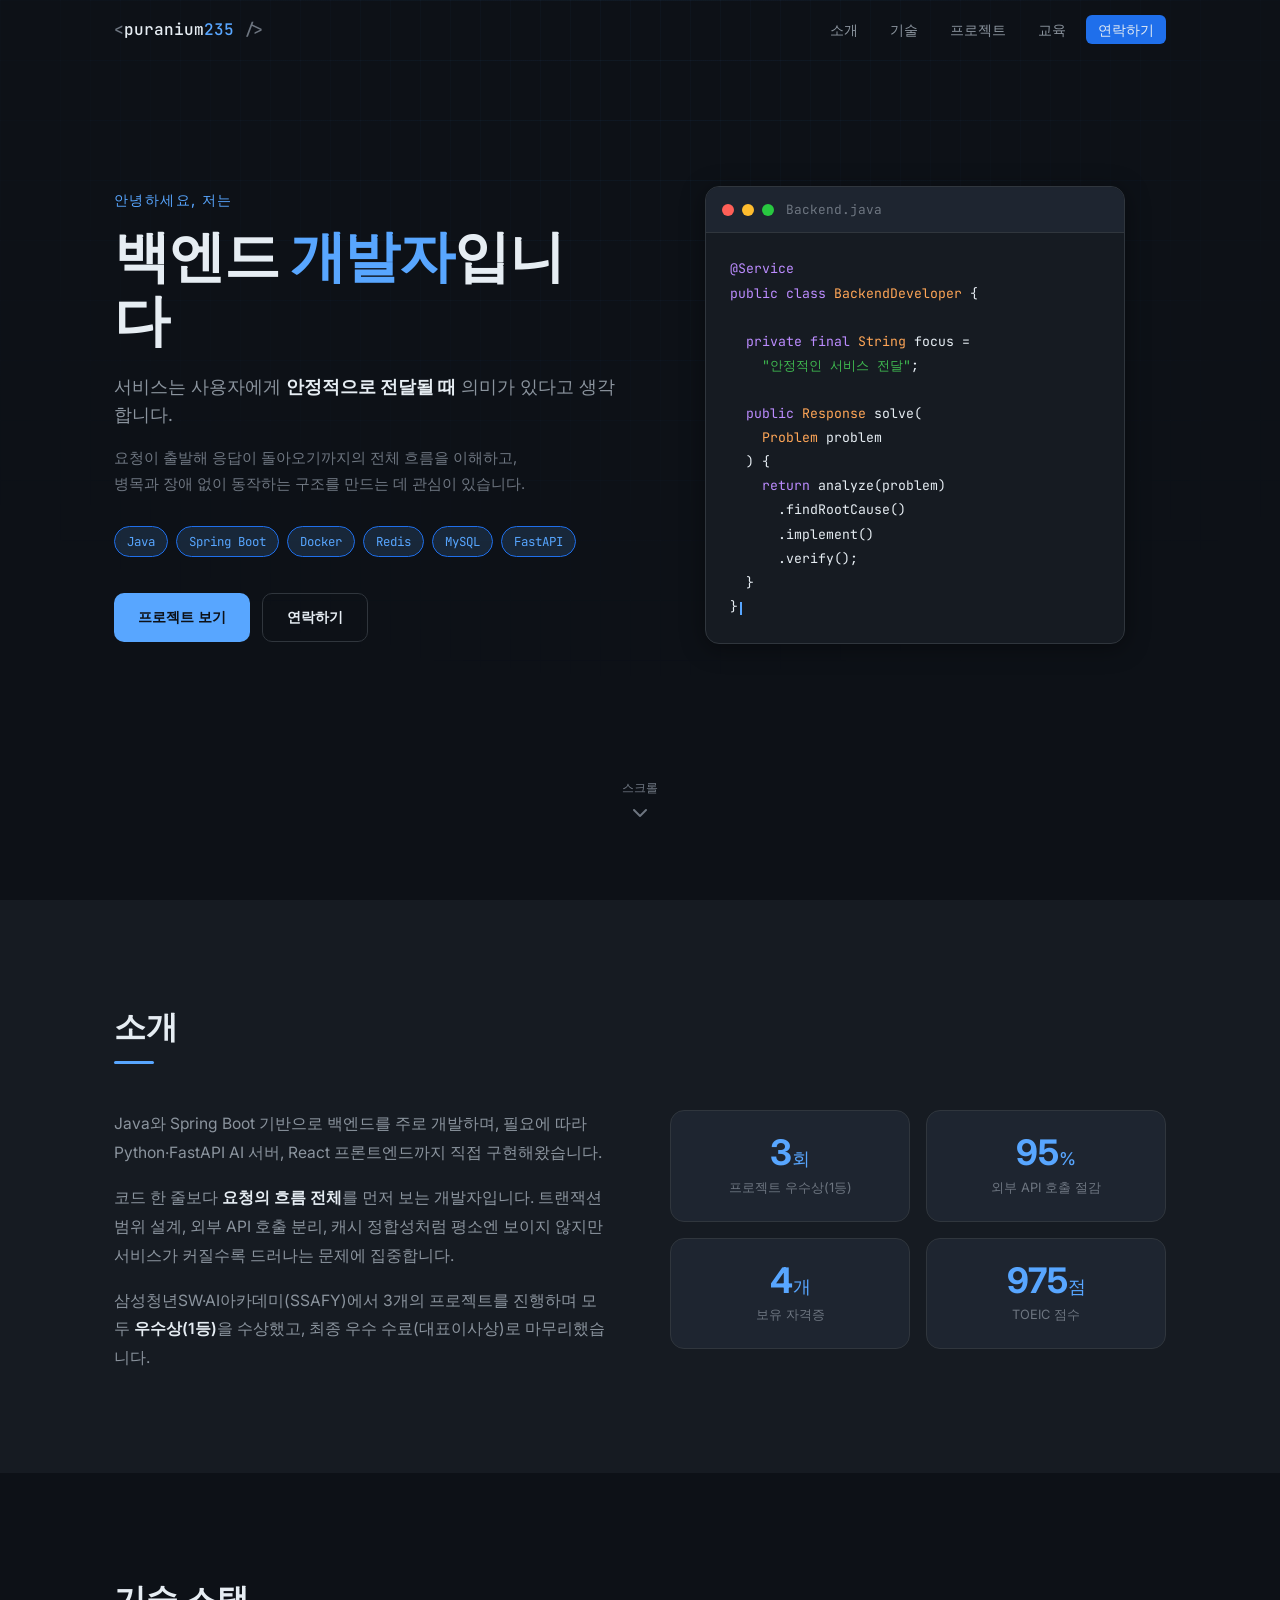
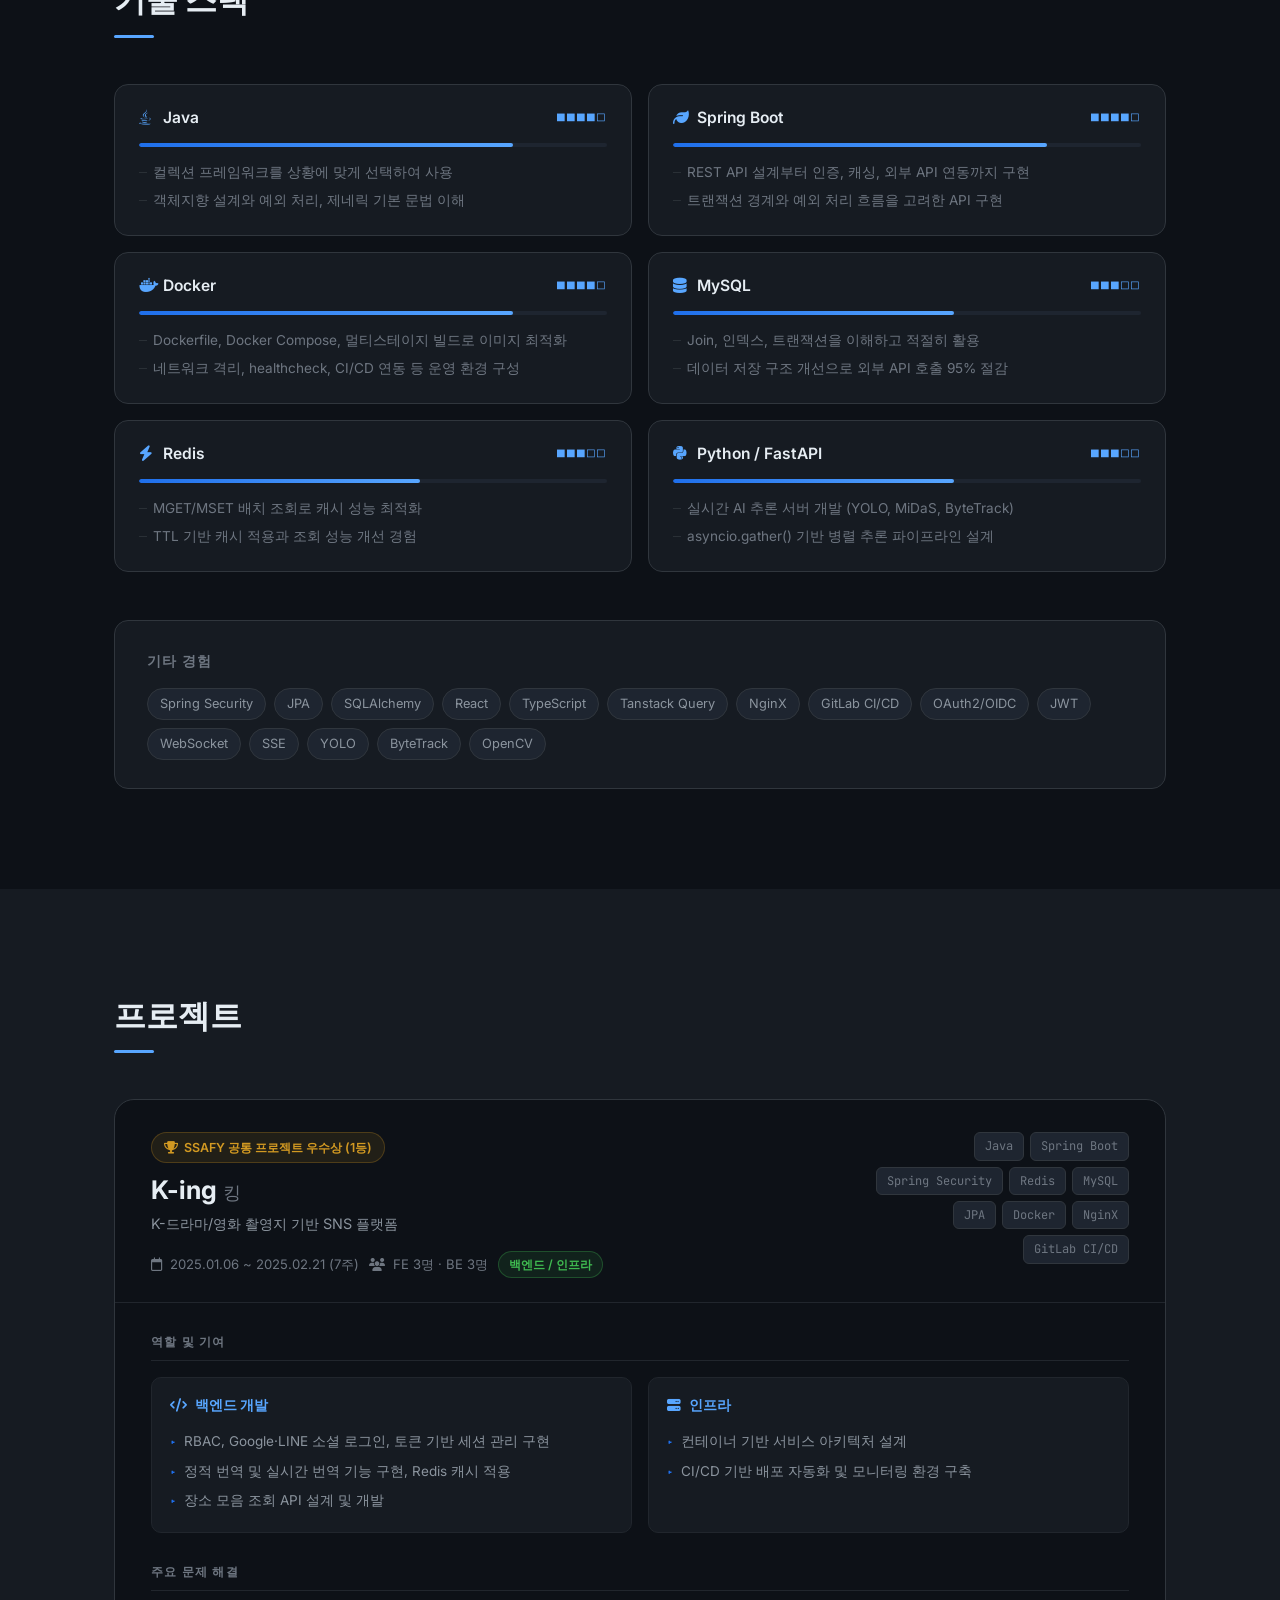
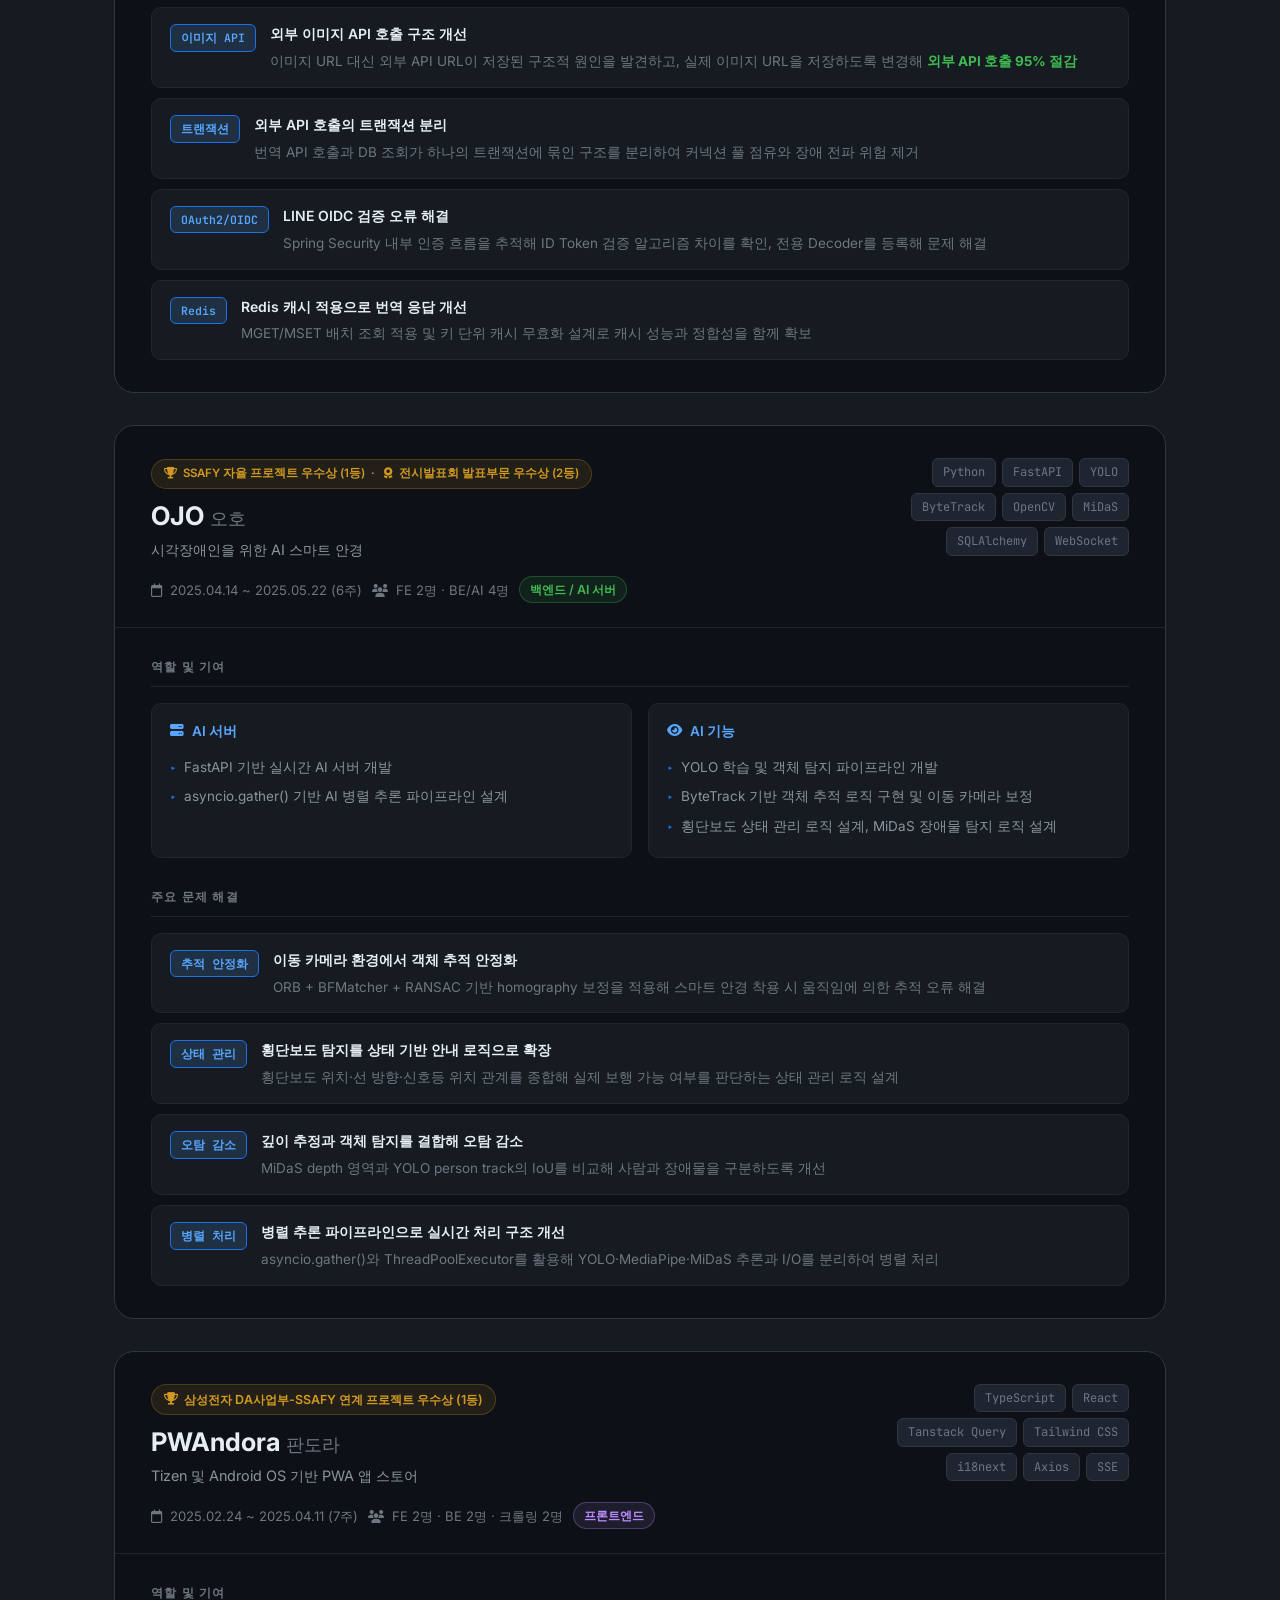
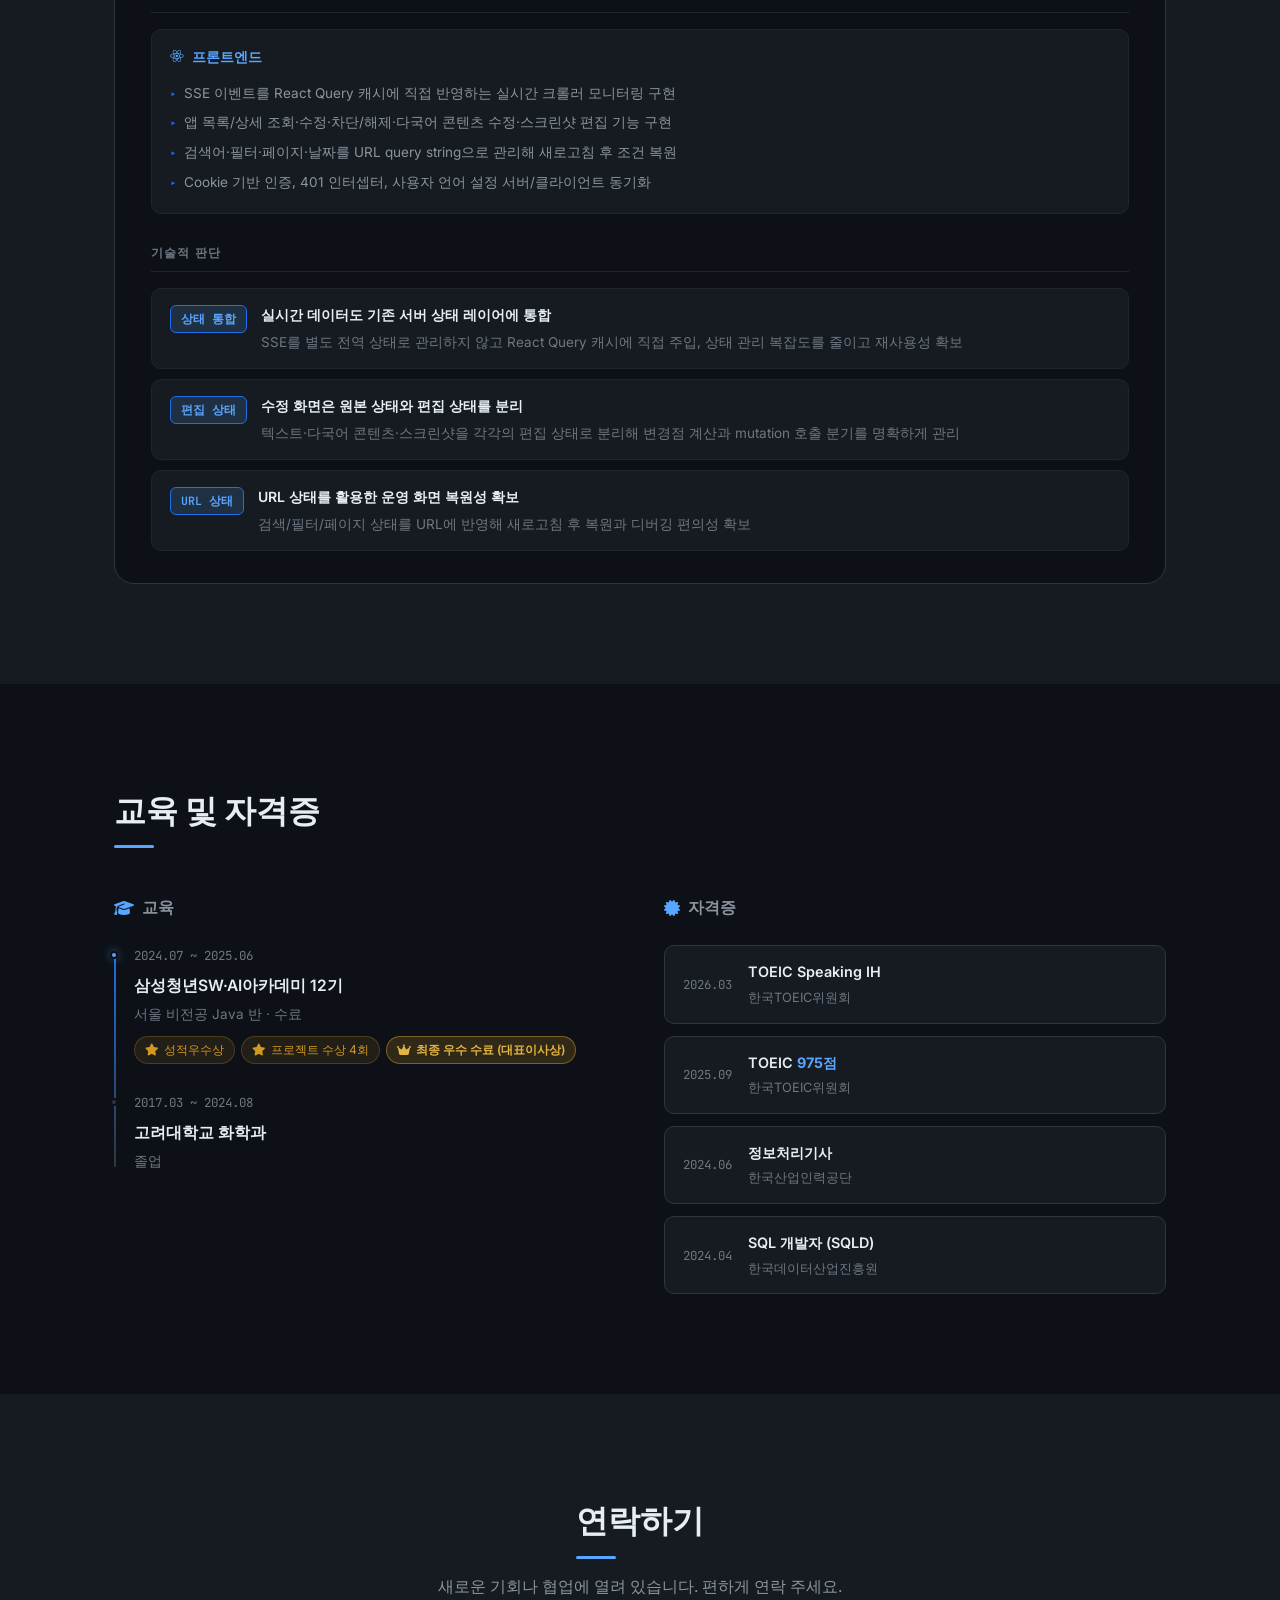
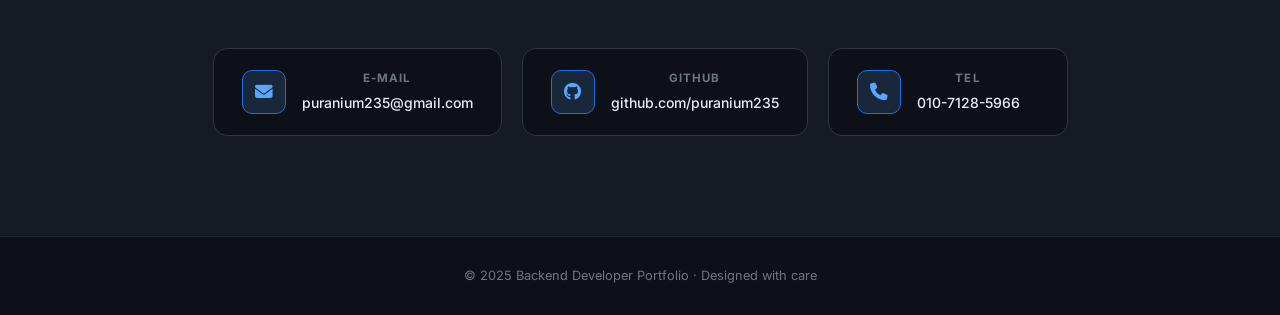
<file: docs/index.html>
<!DOCTYPE html>
<html lang="ko">
<head>
  <meta charset="UTF-8" />
  <meta name="viewport" content="width=device-width, initial-scale=1.0" />
  <title>puranium235 | Backend Developer</title>
  <link rel="stylesheet" href="css/style.css" />
  <link rel="preconnect" href="https://fonts.googleapis.com" />
  <link rel="preconnect" href="https://fonts.gstatic.com" crossorigin />
  <link href="https://fonts.googleapis.com/css2?family=Inter:wght@300;400;500;600;700&family=JetBrains+Mono:wght@400;500&display=swap" rel="stylesheet" />
  <link rel="stylesheet" href="https://cdn.jsdelivr.net/npm/@fortawesome/fontawesome-free@6.4.0/css/all.min.css" />
</head>
<body>
  <!-- NAV -->
  <nav class="nav" id="nav">
    <div class="nav__inner">
      <a href="#hero" class="nav__logo">
        <span class="nav__logo-bracket">&lt;</span>puranium<span class="nav__logo-accent">235</span><span class="nav__logo-bracket"> /&gt;</span>
      </a>
      <ul class="nav__links">
        <li><a href="#about">소개</a></li>
        <li><a href="#skills">기술</a></li>
        <li><a href="#projects">프로젝트</a></li>
        <li><a href="#education">교육</a></li>
        <li><a href="#contact" class="nav__cta">연락하기</a></li>
      </ul>
      <button class="nav__hamburger" id="navHamburger" aria-label="메뉴 열기">
        <span></span><span></span><span></span>
      </button>
    </div>
  </nav>

  <!-- HERO -->
  <section class="hero" id="hero">
    <div class="hero__bg-grid"></div>
    <div class="hero__content">
      <p class="hero__greeting">안녕하세요, 저는</p>
      <h1 class="hero__name">백엔드 <span class="hero__name-accent">개발자</span>입니다</h1>
      <p class="hero__tagline">
        서비스는 사용자에게 <strong>안정적으로 전달될 때</strong> 의미가 있다고 생각합니다.
      </p>
      <p class="hero__desc">
        요청이 출발해 응답이 돌아오기까지의 전체 흐름을 이해하고,<br />
        병목과 장애 없이 동작하는 구조를 만드는 데 관심이 있습니다.
      </p>
      <div class="hero__tags">
        <span class="tag">Java</span>
        <span class="tag">Spring Boot</span>
        <span class="tag">Docker</span>
        <span class="tag">Redis</span>
        <span class="tag">MySQL</span>
        <span class="tag">FastAPI</span>
      </div>
      <div class="hero__actions">
        <a href="#projects" class="btn btn--primary">프로젝트 보기</a>
        <a href="#contact" class="btn btn--ghost">연락하기</a>
      </div>
    </div>
    <div class="hero__visual">
      <div class="hero__code-block">
        <div class="code-header">
          <span class="dot dot--red"></span>
          <span class="dot dot--yellow"></span>
          <span class="dot dot--green"></span>
          <span class="code-filename">Backend.java</span>
        </div>
        <pre class="code-body"><code><span class="kw">@Service</span>
<span class="kw">public class</span> <span class="cls">BackendDeveloper</span> {

  <span class="kw">private final</span> <span class="cls">String</span> focus =
    <span class="str">"안정적인 서비스 전달"</span>;

  <span class="kw">public</span> <span class="cls">Response</span> solve(
    <span class="cls">Problem</span> problem
  ) {
    <span class="kw">return</span> analyze(problem)
      .findRootCause()
      .implement()
      .verify();
  }
}</code></pre>
      </div>
    </div>
    <a href="#about" class="hero__scroll">
      <span>스크롤</span>
      <i class="fa-solid fa-chevron-down"></i>
    </a>
  </section>

  <!-- ABOUT -->
  <section class="section about" id="about">
    <div class="container">
      <h2 class="section__title">소개</h2>
      <div class="about__grid">
        <div class="about__text">
          <p>
            Java와 Spring Boot 기반으로 백엔드를 주로 개발하며, 필요에 따라
            Python·FastAPI AI 서버, React 프론트엔드까지 직접 구현해왔습니다.
          </p>
          <p>
            코드 한 줄보다 <strong>요청의 흐름 전체</strong>를 먼저 보는 개발자입니다.
            트랜잭션 범위 설계, 외부 API 호출 분리, 캐시 정합성처럼 평소엔 보이지
            않지만 서비스가 커질수록 드러나는 문제에 집중합니다.
          </p>
          <p>
            삼성청년SW·AI아카데미(SSAFY)에서 3개의 프로젝트를 진행하며 모두
            <strong>우수상(1등)</strong>을 수상했고, 최종 우수 수료(대표이사상)로
            마무리했습니다.
          </p>
        </div>
        <div class="about__stats">
          <div class="stat-card">
            <div class="stat-card__num">3<span class="stat-card__unit">회</span></div>
            <div class="stat-card__label">프로젝트 우수상(1등)</div>
          </div>
          <div class="stat-card">
            <div class="stat-card__num">95<span class="stat-card__unit">%</span></div>
            <div class="stat-card__label">외부 API 호출 절감</div>
          </div>
          <div class="stat-card">
            <div class="stat-card__num">4<span class="stat-card__unit">개</span></div>
            <div class="stat-card__label">보유 자격증</div>
          </div>
          <div class="stat-card">
            <div class="stat-card__num">975<span class="stat-card__unit">점</span></div>
            <div class="stat-card__label">TOEIC 점수</div>
          </div>
        </div>
      </div>
    </div>
  </section>

  <!-- SKILLS -->
  <section class="section skills" id="skills">
    <div class="container">
      <h2 class="section__title">기술 스택</h2>

      <div class="skills__main">
        <div class="skill-item" data-level="4">
          <div class="skill-item__header">
            <span class="skill-item__name"><i class="fa-brands fa-java"></i> Java</span>
            <span class="skill-item__level">■■■■□</span>
          </div>
          <ul class="skill-item__desc">
            <li>컬렉션 프레임워크를 상황에 맞게 선택하여 사용</li>
            <li>객체지향 설계와 예외 처리, 제네릭 기본 문법 이해</li>
          </ul>
        </div>

        <div class="skill-item" data-level="4">
          <div class="skill-item__header">
            <span class="skill-item__name"><i class="fa-solid fa-leaf"></i> Spring Boot</span>
            <span class="skill-item__level">■■■■□</span>
          </div>
          <ul class="skill-item__desc">
            <li>REST API 설계부터 인증, 캐싱, 외부 API 연동까지 구현</li>
            <li>트랜잭션 경계와 예외 처리 흐름을 고려한 API 구현</li>
          </ul>
        </div>

        <div class="skill-item" data-level="4">
          <div class="skill-item__header">
            <span class="skill-item__name"><i class="fa-brands fa-docker"></i> Docker</span>
            <span class="skill-item__level">■■■■□</span>
          </div>
          <ul class="skill-item__desc">
            <li>Dockerfile, Docker Compose, 멀티스테이지 빌드로 이미지 최적화</li>
            <li>네트워크 격리, healthcheck, CI/CD 연동 등 운영 환경 구성</li>
          </ul>
        </div>

        <div class="skill-item" data-level="3">
          <div class="skill-item__header">
            <span class="skill-item__name"><i class="fa-solid fa-database"></i> MySQL</span>
            <span class="skill-item__level">■■■□□</span>
          </div>
          <ul class="skill-item__desc">
            <li>Join, 인덱스, 트랜잭션을 이해하고 적절히 활용</li>
            <li>데이터 저장 구조 개선으로 외부 API 호출 95% 절감</li>
          </ul>
        </div>

        <div class="skill-item" data-level="3">
          <div class="skill-item__header">
            <span class="skill-item__name"><i class="fa-solid fa-bolt"></i> Redis</span>
            <span class="skill-item__level">■■■□□</span>
          </div>
          <ul class="skill-item__desc">
            <li>MGET/MSET 배치 조회로 캐시 성능 최적화</li>
            <li>TTL 기반 캐시 적용과 조회 성능 개선 경험</li>
          </ul>
        </div>

        <div class="skill-item" data-level="3">
          <div class="skill-item__header">
            <span class="skill-item__name"><i class="fa-brands fa-python"></i> Python / FastAPI</span>
            <span class="skill-item__level">■■■□□</span>
          </div>
          <ul class="skill-item__desc">
            <li>실시간 AI 추론 서버 개발 (YOLO, MiDaS, ByteTrack)</li>
            <li>asyncio.gather() 기반 병렬 추론 파이프라인 설계</li>
          </ul>
        </div>
      </div>

      <div class="skills__etc">
        <h3 class="skills__etc-title">기타 경험</h3>
        <div class="skills__etc-tags">
          <span class="etag">Spring Security</span>
          <span class="etag">JPA</span>
          <span class="etag">SQLAlchemy</span>
          <span class="etag">React</span>
          <span class="etag">TypeScript</span>
          <span class="etag">Tanstack Query</span>
          <span class="etag">NginX</span>
          <span class="etag">GitLab CI/CD</span>
          <span class="etag">OAuth2/OIDC</span>
          <span class="etag">JWT</span>
          <span class="etag">WebSocket</span>
          <span class="etag">SSE</span>
          <span class="etag">YOLO</span>
          <span class="etag">ByteTrack</span>
          <span class="etag">OpenCV</span>
        </div>
      </div>
    </div>
  </section>

  <!-- PROJECTS -->
  <section class="section projects" id="projects">
    <div class="container">
      <h2 class="section__title">프로젝트</h2>

      <!-- Project 1 : K-ing -->
      <div class="project-card" id="proj-king">
        <div class="project-card__top">
          <div class="project-card__meta">
            <span class="project-card__award"><i class="fa-solid fa-trophy"></i> SSAFY 공통 프로젝트 우수상 (1등)</span>
            <h3 class="project-card__title">K-ing <span class="project-card__sub">킹</span></h3>
            <p class="project-card__desc">K-드라마/영화 촬영지 기반 SNS 플랫폼</p>
            <div class="project-card__info">
              <span><i class="fa-regular fa-calendar"></i> 2025.01.06 ~ 2025.02.21 (7주)</span>
              <span><i class="fa-solid fa-users"></i> FE 3명 · BE 3명</span>
              <span class="role-badge">백엔드 / 인프라</span>
            </div>
          </div>
          <div class="project-card__stack">
            <span class="stag">Java</span>
            <span class="stag">Spring Boot</span>
            <span class="stag">Spring Security</span>
            <span class="stag">Redis</span>
            <span class="stag">MySQL</span>
            <span class="stag">JPA</span>
            <span class="stag">Docker</span>
            <span class="stag">NginX</span>
            <span class="stag">GitLab CI/CD</span>
          </div>
        </div>

        <div class="project-card__body">
          <div class="contribution">
            <h4>역할 및 기여</h4>
            <div class="contribution__grid">
              <div class="contrib-block">
                <div class="contrib-block__title"><i class="fa-solid fa-code"></i> 백엔드 개발</div>
                <ul>
                  <li>RBAC, Google·LINE 소셜 로그인, 토큰 기반 세션 관리 구현</li>
                  <li>정적 번역 및 실시간 번역 기능 구현, Redis 캐시 적용</li>
                  <li>장소 모음 조회 API 설계 및 개발</li>
                </ul>
              </div>
              <div class="contrib-block">
                <div class="contrib-block__title"><i class="fa-solid fa-server"></i> 인프라</div>
                <ul>
                  <li>컨테이너 기반 서비스 아키텍처 설계</li>
                  <li>CI/CD 기반 배포 자동화 및 모니터링 환경 구축</li>
                </ul>
              </div>
            </div>
          </div>

          <div class="problems">
            <h4>주요 문제 해결</h4>
            <div class="problem-list">
              <div class="problem-item">
                <div class="problem-item__tag">이미지 API</div>
                <div class="problem-item__content">
                  <p class="problem-item__what">외부 이미지 API 호출 구조 개선</p>
                  <p>이미지 URL 대신 외부 API URL이 저장된 구조적 원인을 발견하고, 실제 이미지 URL을 저장하도록 변경해 <strong>외부 API 호출 95% 절감</strong></p>
                </div>
              </div>
              <div class="problem-item">
                <div class="problem-item__tag">트랜잭션</div>
                <div class="problem-item__content">
                  <p class="problem-item__what">외부 API 호출의 트랜잭션 분리</p>
                  <p>번역 API 호출과 DB 조회가 하나의 트랜잭션에 묶인 구조를 분리하여 커넥션 풀 점유와 장애 전파 위험 제거</p>
                </div>
              </div>
              <div class="problem-item">
                <div class="problem-item__tag">OAuth2/OIDC</div>
                <div class="problem-item__content">
                  <p class="problem-item__what">LINE OIDC 검증 오류 해결</p>
                  <p>Spring Security 내부 인증 흐름을 추적해 ID Token 검증 알고리즘 차이를 확인, 전용 Decoder를 등록해 문제 해결</p>
                </div>
              </div>
              <div class="problem-item">
                <div class="problem-item__tag">Redis</div>
                <div class="problem-item__content">
                  <p class="problem-item__what">Redis 캐시 적용으로 번역 응답 개선</p>
                  <p>MGET/MSET 배치 조회 적용 및 키 단위 캐시 무효화 설계로 캐시 성능과 정합성을 함께 확보</p>
                </div>
              </div>
            </div>
          </div>
        </div>
      </div>

      <!-- Project 2 : OJO -->
      <div class="project-card" id="proj-ojo">
        <div class="project-card__top">
          <div class="project-card__meta">
            <span class="project-card__award award--multi">
              <i class="fa-solid fa-trophy"></i> SSAFY 자율 프로젝트 우수상 (1등) &nbsp;·&nbsp;
              <i class="fa-solid fa-award"></i> 전시발표회 발표부문 우수상 (2등)
            </span>
            <h3 class="project-card__title">OJO <span class="project-card__sub">오호</span></h3>
            <p class="project-card__desc">시각장애인을 위한 AI 스마트 안경</p>
            <div class="project-card__info">
              <span><i class="fa-regular fa-calendar"></i> 2025.04.14 ~ 2025.05.22 (6주)</span>
              <span><i class="fa-solid fa-users"></i> FE 2명 · BE/AI 4명</span>
              <span class="role-badge">백엔드 / AI 서버</span>
            </div>
          </div>
          <div class="project-card__stack">
            <span class="stag">Python</span>
            <span class="stag">FastAPI</span>
            <span class="stag">YOLO</span>
            <span class="stag">ByteTrack</span>
            <span class="stag">OpenCV</span>
            <span class="stag">MiDaS</span>
            <span class="stag">SQLAlchemy</span>
            <span class="stag">WebSocket</span>
          </div>
        </div>

        <div class="project-card__body">
          <div class="contribution">
            <h4>역할 및 기여</h4>
            <div class="contribution__grid">
              <div class="contrib-block">
                <div class="contrib-block__title"><i class="fa-solid fa-server"></i> AI 서버</div>
                <ul>
                  <li>FastAPI 기반 실시간 AI 서버 개발</li>
                  <li>asyncio.gather() 기반 AI 병렬 추론 파이프라인 설계</li>
                </ul>
              </div>
              <div class="contrib-block">
                <div class="contrib-block__title"><i class="fa-solid fa-eye"></i> AI 기능</div>
                <ul>
                  <li>YOLO 학습 및 객체 탐지 파이프라인 개발</li>
                  <li>ByteTrack 기반 객체 추적 로직 구현 및 이동 카메라 보정</li>
                  <li>횡단보도 상태 관리 로직 설계, MiDaS 장애물 탐지 로직 설계</li>
                </ul>
              </div>
            </div>
          </div>

          <div class="problems">
            <h4>주요 문제 해결</h4>
            <div class="problem-list">
              <div class="problem-item">
                <div class="problem-item__tag">추적 안정화</div>
                <div class="problem-item__content">
                  <p class="problem-item__what">이동 카메라 환경에서 객체 추적 안정화</p>
                  <p>ORB + BFMatcher + RANSAC 기반 homography 보정을 적용해 스마트 안경 착용 시 움직임에 의한 추적 오류 해결</p>
                </div>
              </div>
              <div class="problem-item">
                <div class="problem-item__tag">상태 관리</div>
                <div class="problem-item__content">
                  <p class="problem-item__what">횡단보도 탐지를 상태 기반 안내 로직으로 확장</p>
                  <p>횡단보도 위치·선 방향·신호등 위치 관계를 종합해 실제 보행 가능 여부를 판단하는 상태 관리 로직 설계</p>
                </div>
              </div>
              <div class="problem-item">
                <div class="problem-item__tag">오탐 감소</div>
                <div class="problem-item__content">
                  <p class="problem-item__what">깊이 추정과 객체 탐지를 결합해 오탐 감소</p>
                  <p>MiDaS depth 영역과 YOLO person track의 IoU를 비교해 사람과 장애물을 구분하도록 개선</p>
                </div>
              </div>
              <div class="problem-item">
                <div class="problem-item__tag">병렬 처리</div>
                <div class="problem-item__content">
                  <p class="problem-item__what">병렬 추론 파이프라인으로 실시간 처리 구조 개선</p>
                  <p>asyncio.gather()와 ThreadPoolExecutor를 활용해 YOLO·MediaPipe·MiDaS 추론과 I/O를 분리하여 병렬 처리</p>
                </div>
              </div>
            </div>
          </div>
        </div>
      </div>

      <!-- Project 3 : PWAndora -->
      <div class="project-card" id="proj-pwandora">
        <div class="project-card__top">
          <div class="project-card__meta">
            <span class="project-card__award"><i class="fa-solid fa-trophy"></i> 삼성전자 DA사업부-SSAFY 연계 프로젝트 우수상 (1등)</span>
            <h3 class="project-card__title">PWAndora <span class="project-card__sub">판도라</span></h3>
            <p class="project-card__desc">Tizen 및 Android OS 기반 PWA 앱 스토어</p>
            <div class="project-card__info">
              <span><i class="fa-regular fa-calendar"></i> 2025.02.24 ~ 2025.04.11 (7주)</span>
              <span><i class="fa-solid fa-users"></i> FE 2명 · BE 2명 · 크롤링 2명</span>
              <span class="role-badge role-badge--fe">프론트엔드</span>
            </div>
          </div>
          <div class="project-card__stack">
            <span class="stag">TypeScript</span>
            <span class="stag">React</span>
            <span class="stag">Tanstack Query</span>
            <span class="stag">Tailwind CSS</span>
            <span class="stag">i18next</span>
            <span class="stag">Axios</span>
            <span class="stag">SSE</span>
          </div>
        </div>

        <div class="project-card__body">
          <div class="contribution">
            <h4>역할 및 기여</h4>
            <div class="contribution__grid contrib-single">
              <div class="contrib-block">
                <div class="contrib-block__title"><i class="fa-brands fa-react"></i> 프론트엔드</div>
                <ul>
                  <li>SSE 이벤트를 React Query 캐시에 직접 반영하는 실시간 크롤러 모니터링 구현</li>
                  <li>앱 목록/상세 조회·수정·차단/해제·다국어 콘텐츠 수정·스크린샷 편집 기능 구현</li>
                  <li>검색어·필터·페이지·날짜를 URL query string으로 관리해 새로고침 후 조건 복원</li>
                  <li>Cookie 기반 인증, 401 인터셉터, 사용자 언어 설정 서버/클라이언트 동기화</li>
                </ul>
              </div>
            </div>
          </div>

          <div class="problems">
            <h4>기술적 판단</h4>
            <div class="problem-list">
              <div class="problem-item">
                <div class="problem-item__tag">상태 통합</div>
                <div class="problem-item__content">
                  <p class="problem-item__what">실시간 데이터도 기존 서버 상태 레이어에 통합</p>
                  <p>SSE를 별도 전역 상태로 관리하지 않고 React Query 캐시에 직접 주입, 상태 관리 복잡도를 줄이고 재사용성 확보</p>
                </div>
              </div>
              <div class="problem-item">
                <div class="problem-item__tag">편집 상태</div>
                <div class="problem-item__content">
                  <p class="problem-item__what">수정 화면은 원본 상태와 편집 상태를 분리</p>
                  <p>텍스트·다국어 콘텐츠·스크린샷을 각각의 편집 상태로 분리해 변경점 계산과 mutation 호출 분기를 명확하게 관리</p>
                </div>
              </div>
              <div class="problem-item">
                <div class="problem-item__tag">URL 상태</div>
                <div class="problem-item__content">
                  <p class="problem-item__what">URL 상태를 활용한 운영 화면 복원성 확보</p>
                  <p>검색/필터/페이지 상태를 URL에 반영해 새로고침 후 복원과 디버깅 편의성 확보</p>
                </div>
              </div>
            </div>
          </div>
        </div>
      </div>

    </div>
  </section>

  <!-- EDUCATION -->
  <section class="section education" id="education">
    <div class="container">
      <h2 class="section__title">교육 및 자격증</h2>
      <div class="edu__grid">
        <div class="edu__col">
          <h3 class="edu__col-title"><i class="fa-solid fa-graduation-cap"></i> 교육</h3>
          <div class="timeline">
            <div class="tl-item tl-item--highlight">
              <div class="tl-item__period">2024.07 ~ 2025.06</div>
              <div class="tl-item__body">
                <div class="tl-item__name">삼성청년SW·AI아카데미 12기</div>
                <div class="tl-item__detail">서울 비전공 Java 반 · 수료</div>
                <div class="tl-item__awards">
                  <span class="award-badge"><i class="fa-solid fa-star"></i> 성적우수상</span>
                  <span class="award-badge"><i class="fa-solid fa-star"></i> 프로젝트 수상 4회</span>
                  <span class="award-badge award-badge--gold"><i class="fa-solid fa-crown"></i> 최종 우수 수료 (대표이사상)</span>
                </div>
              </div>
            </div>
            <div class="tl-item">
              <div class="tl-item__period">2017.03 ~ 2024.08</div>
              <div class="tl-item__body">
                <div class="tl-item__name">고려대학교 화학과</div>
                <div class="tl-item__detail">졸업</div>
              </div>
            </div>
          </div>
        </div>

        <div class="edu__col">
          <h3 class="edu__col-title"><i class="fa-solid fa-certificate"></i> 자격증</h3>
          <div class="cert-list">
            <div class="cert-item">
              <div class="cert-item__date">2026.03</div>
              <div class="cert-item__info">
                <div class="cert-item__name">TOEIC Speaking IH</div>
                <div class="cert-item__org">한국TOEIC위원회</div>
              </div>
            </div>
            <div class="cert-item">
              <div class="cert-item__date">2025.09</div>
              <div class="cert-item__info">
                <div class="cert-item__name">TOEIC <span class="cert-score">975점</span></div>
                <div class="cert-item__org">한국TOEIC위원회</div>
              </div>
            </div>
            <div class="cert-item">
              <div class="cert-item__date">2024.06</div>
              <div class="cert-item__info">
                <div class="cert-item__name">정보처리기사</div>
                <div class="cert-item__org">한국산업인력공단</div>
              </div>
            </div>
            <div class="cert-item">
              <div class="cert-item__date">2024.04</div>
              <div class="cert-item__info">
                <div class="cert-item__name">SQL 개발자 (SQLD)</div>
                <div class="cert-item__org">한국데이터산업진흥원</div>
              </div>
            </div>
          </div>
        </div>
      </div>
    </div>
  </section>

  <!-- CONTACT -->
  <section class="section contact" id="contact">
    <div class="container">
      <h2 class="section__title">연락하기</h2>
      <p class="contact__desc">
        새로운 기회나 협업에 열려 있습니다. 편하게 연락 주세요.
      </p>
      <div class="contact__links">
        <a href="mailto:puranium235@gmail.com" class="contact-card">
          <div class="contact-card__icon"><i class="fa-solid fa-envelope"></i></div>
          <div class="contact-card__info">
            <div class="contact-card__type">E-MAIL</div>
            <div class="contact-card__value">puranium235@gmail.com</div>
          </div>
        </a>
        <a href="https://github.com/puranium235" target="_blank" rel="noopener" class="contact-card">
          <div class="contact-card__icon"><i class="fa-brands fa-github"></i></div>
          <div class="contact-card__info">
            <div class="contact-card__type">GITHUB</div>
            <div class="contact-card__value">github.com/puranium235</div>
          </div>
        </a>
        <a href="tel:010-7128-5966" class="contact-card">
          <div class="contact-card__icon"><i class="fa-solid fa-phone"></i></div>
          <div class="contact-card__info">
            <div class="contact-card__type">TEL</div>
            <div class="contact-card__value">010-7128-5966</div>
          </div>
        </a>
      </div>
    </div>
  </section>

  <!-- FOOTER -->
  <footer class="footer">
    <div class="container">
      <p class="footer__copy">© 2025 Backend Developer Portfolio · Designed with care</p>
    </div>
  </footer>

  <script src="js/main.js"></script>
</body>
</html>
</file>
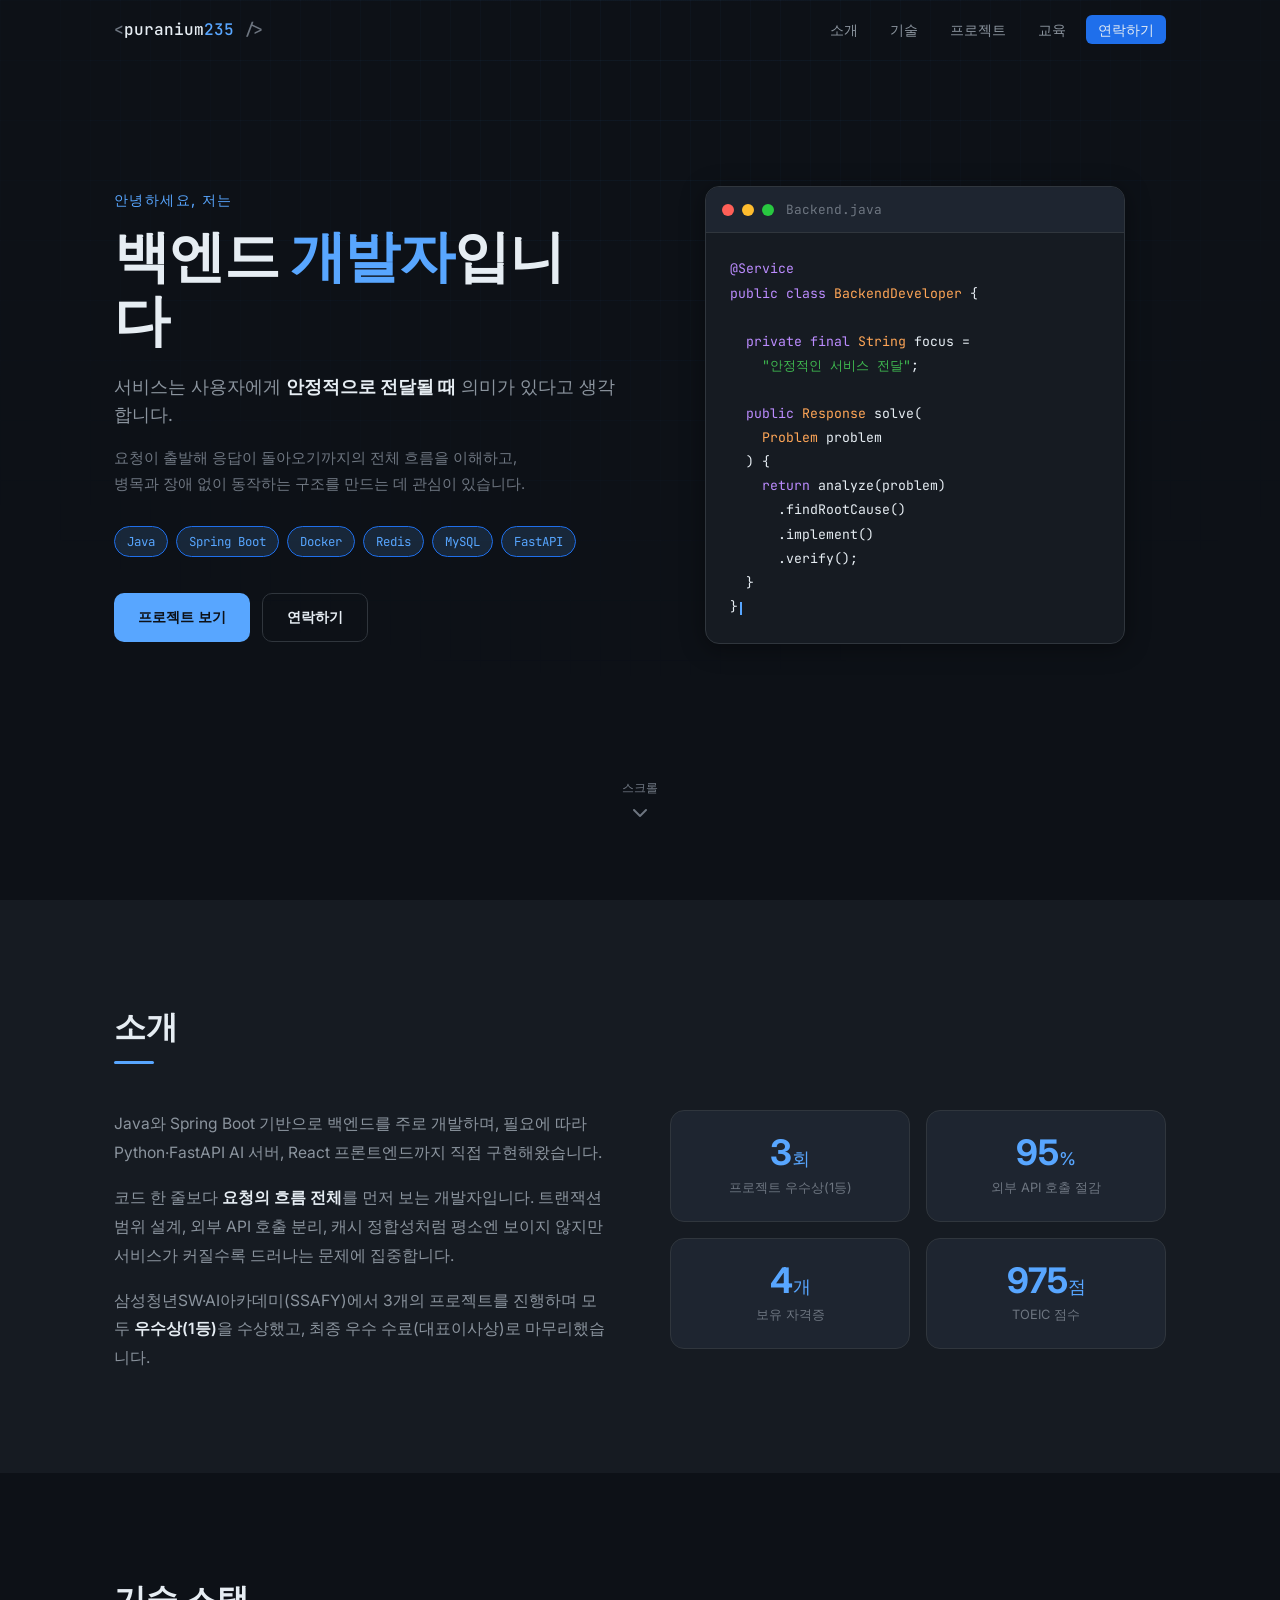
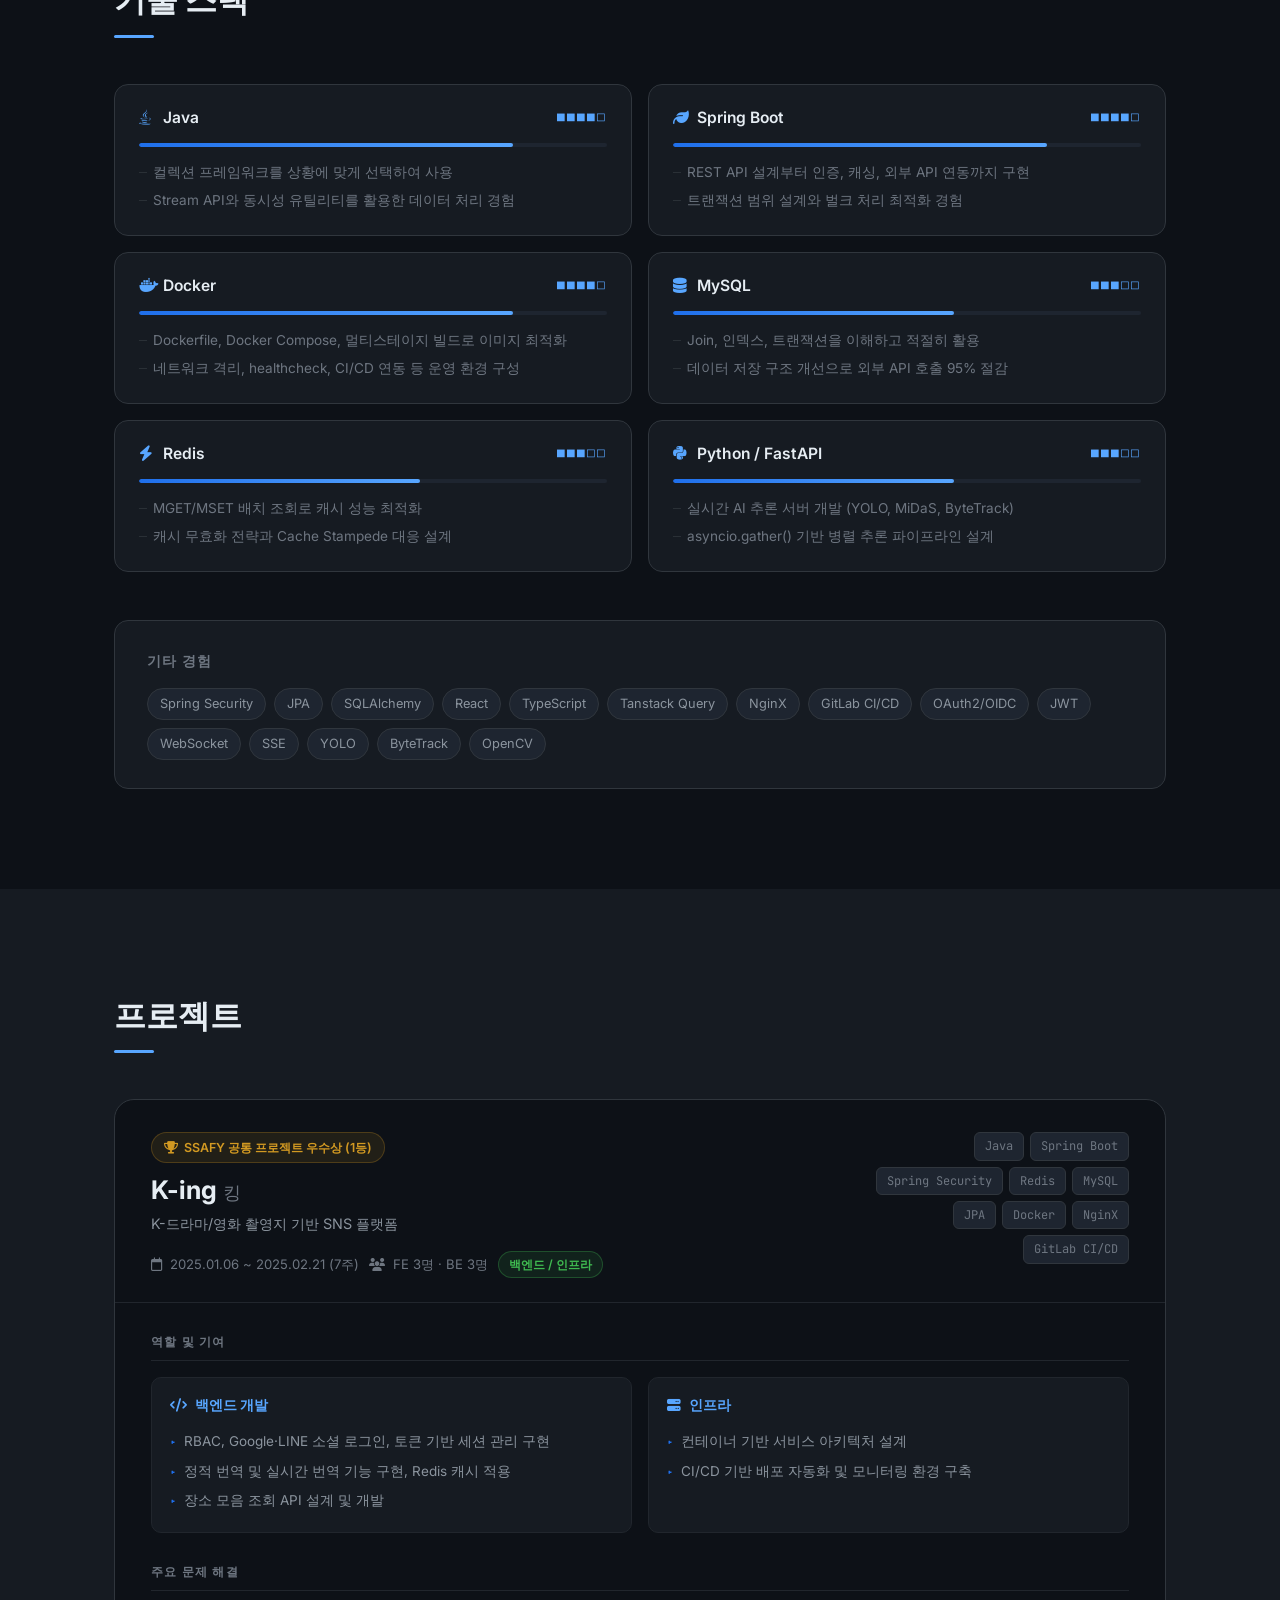
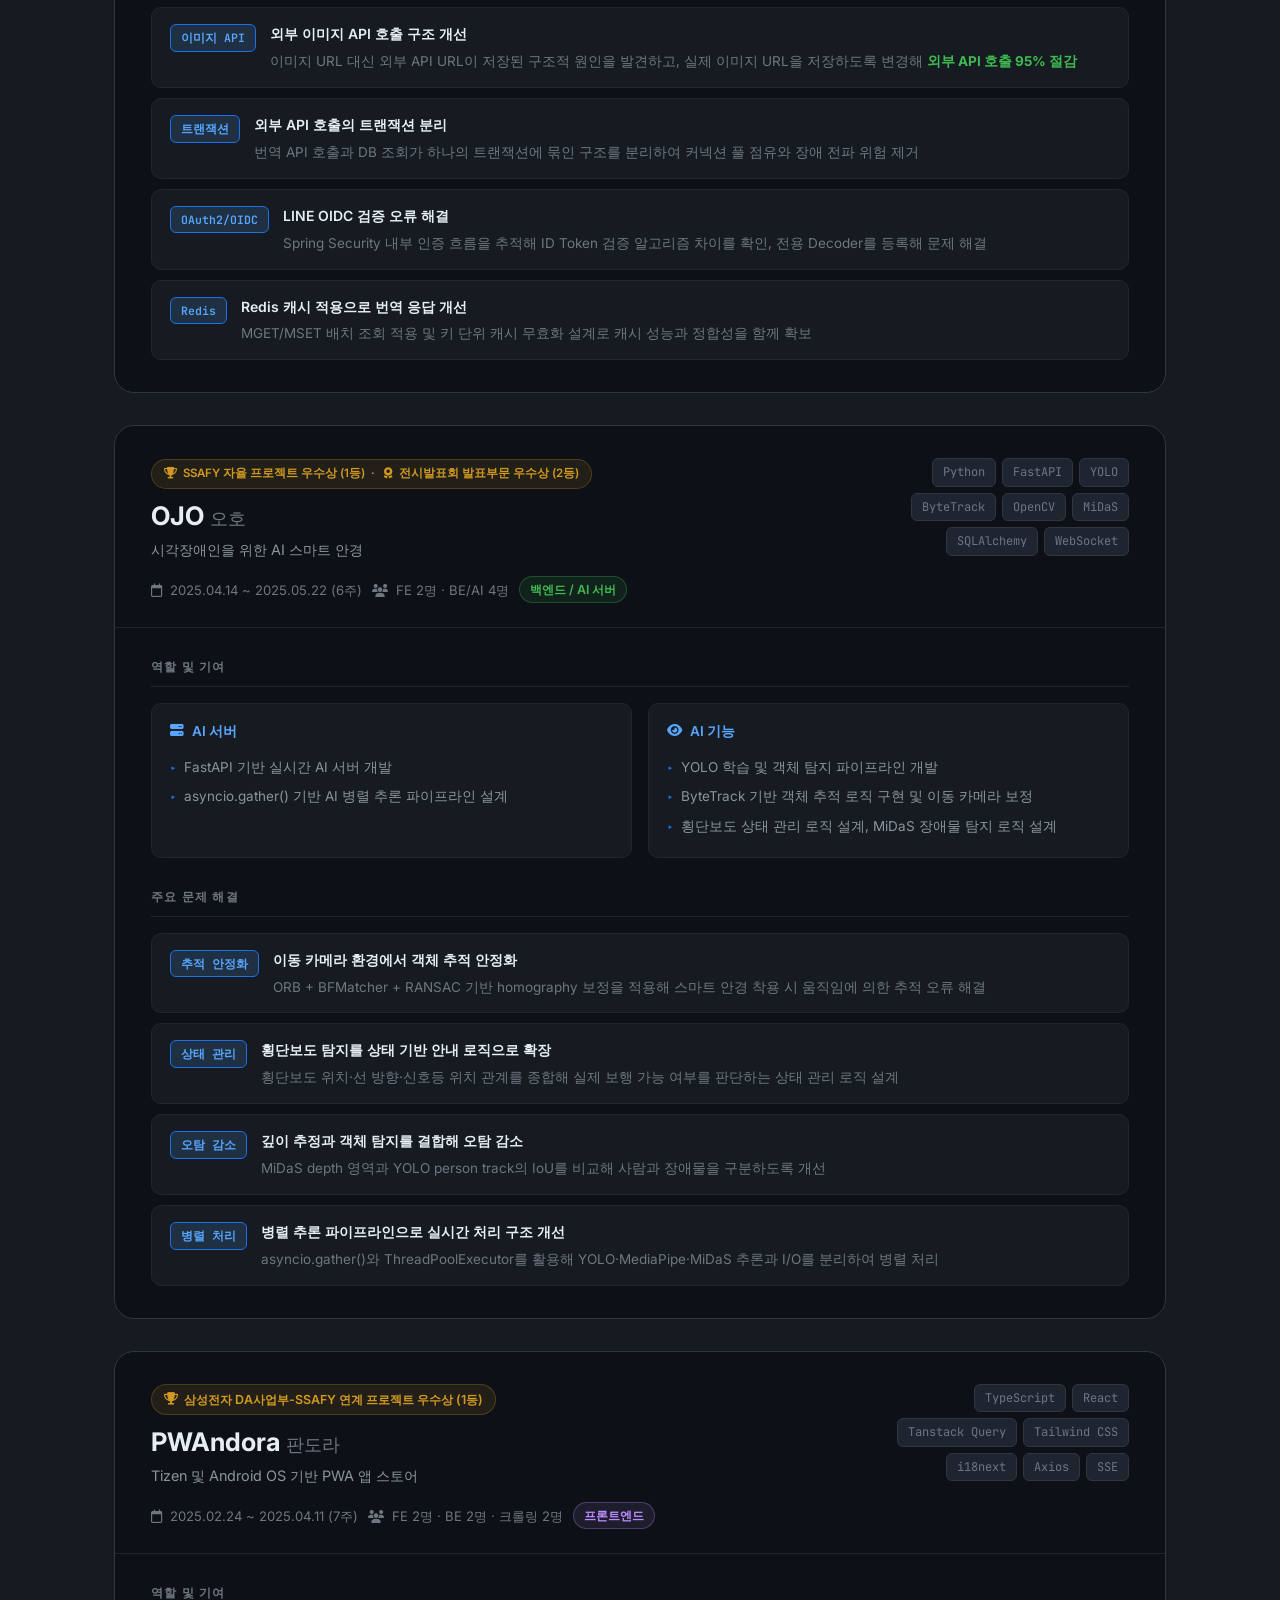
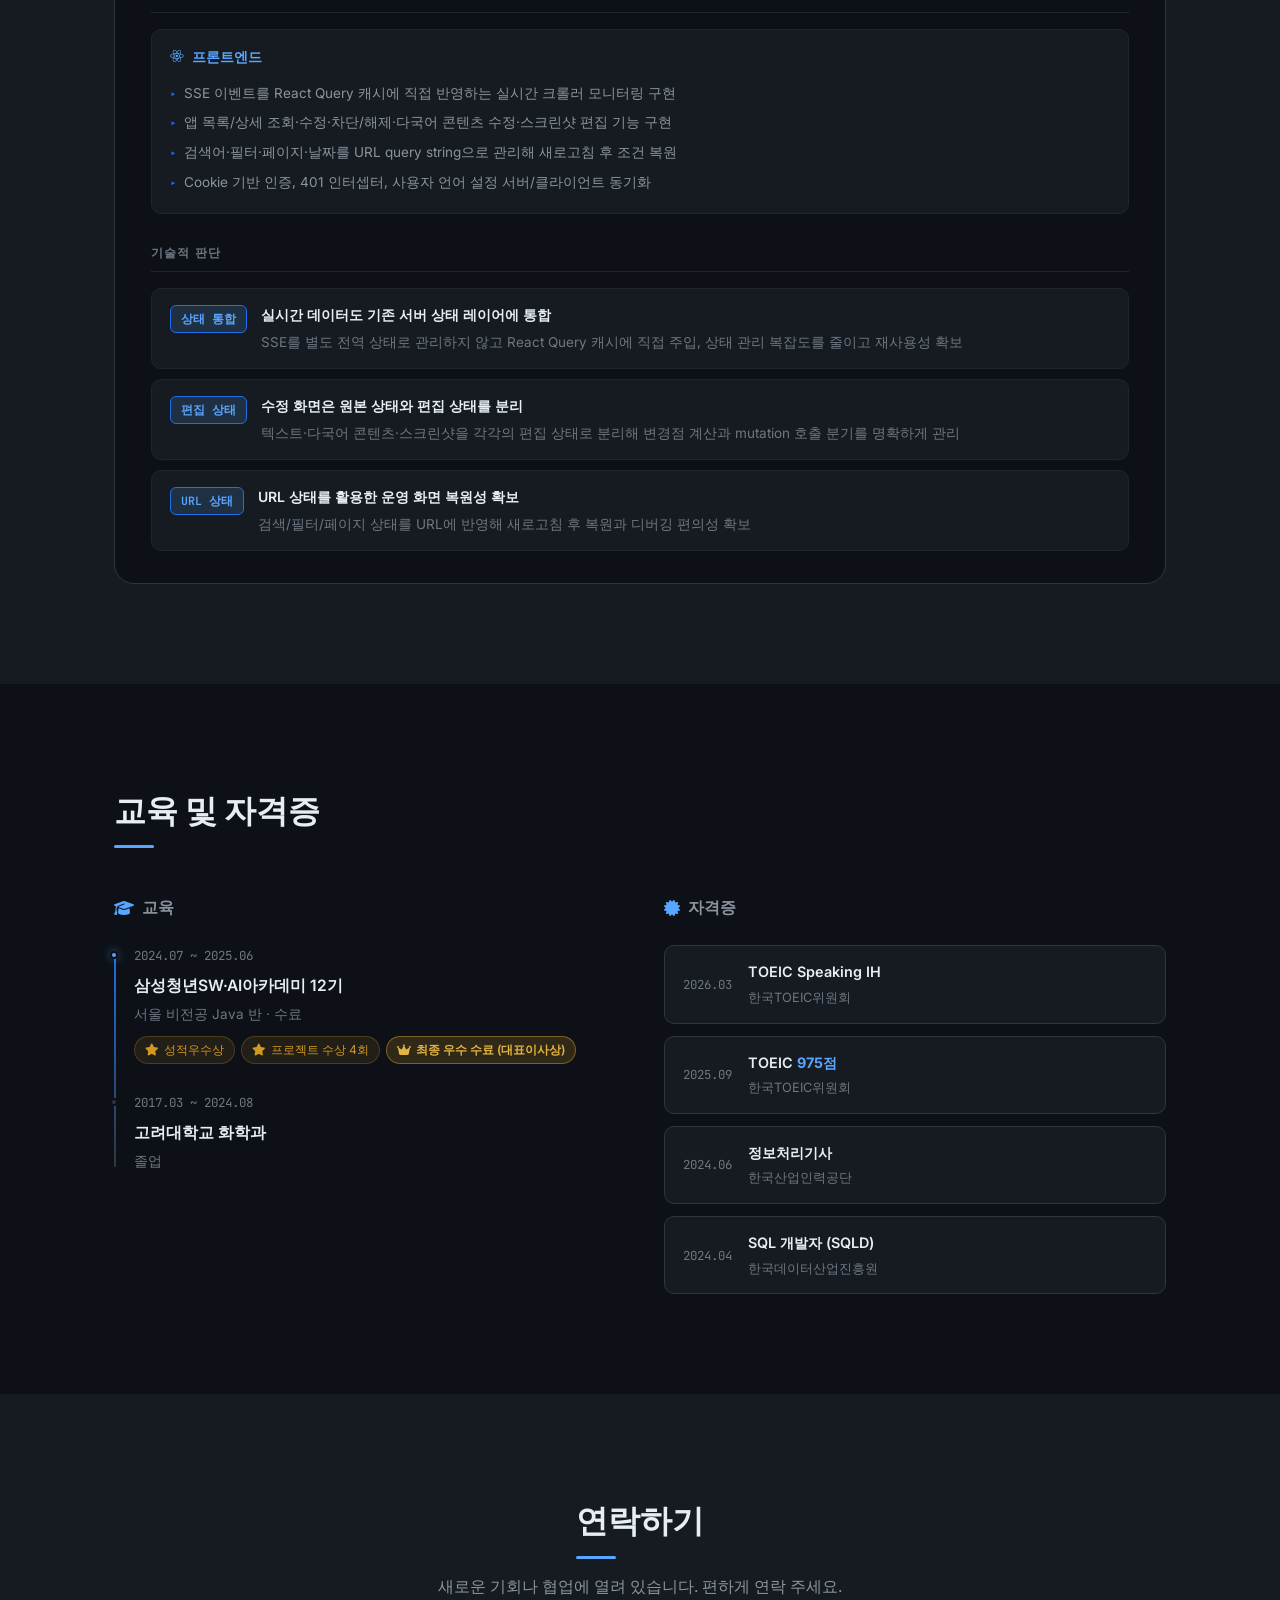
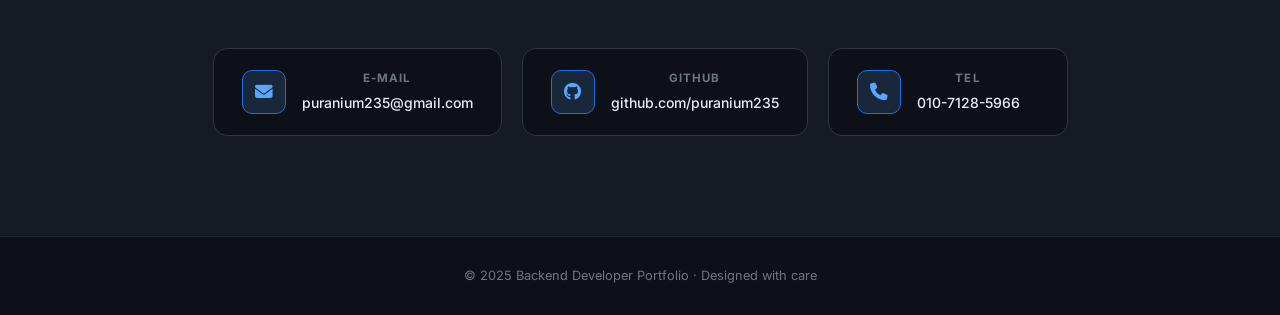
<file: portfolio/index.html>
<!DOCTYPE html>
<html lang="ko">
<head>
  <meta charset="UTF-8" />
  <meta name="viewport" content="width=device-width, initial-scale=1.0" />
  <title>puranium235 | Backend Developer</title>
  <link rel="stylesheet" href="css/style.css" />
  <link rel="preconnect" href="https://fonts.googleapis.com" />
  <link rel="preconnect" href="https://fonts.gstatic.com" crossorigin />
  <link href="https://fonts.googleapis.com/css2?family=Inter:wght@300;400;500;600;700&family=JetBrains+Mono:wght@400;500&display=swap" rel="stylesheet" />
  <link rel="stylesheet" href="https://cdn.jsdelivr.net/npm/@fortawesome/fontawesome-free@6.4.0/css/all.min.css" />
</head>
<body>
  <!-- NAV -->
  <nav class="nav" id="nav">
    <div class="nav__inner">
      <a href="#hero" class="nav__logo">
        <span class="nav__logo-bracket">&lt;</span>puranium<span class="nav__logo-accent">235</span><span class="nav__logo-bracket"> /&gt;</span>
      </a>
      <ul class="nav__links">
        <li><a href="#about">소개</a></li>
        <li><a href="#skills">기술</a></li>
        <li><a href="#projects">프로젝트</a></li>
        <li><a href="#education">교육</a></li>
        <li><a href="#contact" class="nav__cta">연락하기</a></li>
      </ul>
      <button class="nav__hamburger" id="navHamburger" aria-label="메뉴 열기">
        <span></span><span></span><span></span>
      </button>
    </div>
  </nav>

  <!-- HERO -->
  <section class="hero" id="hero">
    <div class="hero__bg-grid"></div>
    <div class="hero__content">
      <p class="hero__greeting">안녕하세요, 저는</p>
      <h1 class="hero__name">백엔드 <span class="hero__name-accent">개발자</span>입니다</h1>
      <p class="hero__tagline">
        서비스는 사용자에게 <strong>안정적으로 전달될 때</strong> 의미가 있다고 생각합니다.
      </p>
      <p class="hero__desc">
        요청이 출발해 응답이 돌아오기까지의 전체 흐름을 이해하고,<br />
        병목과 장애 없이 동작하는 구조를 만드는 데 관심이 있습니다.
      </p>
      <div class="hero__tags">
        <span class="tag">Java</span>
        <span class="tag">Spring Boot</span>
        <span class="tag">Docker</span>
        <span class="tag">Redis</span>
        <span class="tag">MySQL</span>
        <span class="tag">FastAPI</span>
      </div>
      <div class="hero__actions">
        <a href="#projects" class="btn btn--primary">프로젝트 보기</a>
        <a href="#contact" class="btn btn--ghost">연락하기</a>
      </div>
    </div>
    <div class="hero__visual">
      <div class="hero__code-block">
        <div class="code-header">
          <span class="dot dot--red"></span>
          <span class="dot dot--yellow"></span>
          <span class="dot dot--green"></span>
          <span class="code-filename">Backend.java</span>
        </div>
        <pre class="code-body"><code><span class="kw">@Service</span>
<span class="kw">public class</span> <span class="cls">BackendDeveloper</span> {

  <span class="kw">private final</span> <span class="cls">String</span> focus =
    <span class="str">"안정적인 서비스 전달"</span>;

  <span class="kw">public</span> <span class="cls">Response</span> solve(
    <span class="cls">Problem</span> problem
  ) {
    <span class="kw">return</span> analyze(problem)
      .findRootCause()
      .implement()
      .verify();
  }
}</code></pre>
      </div>
    </div>
    <a href="#about" class="hero__scroll">
      <span>스크롤</span>
      <i class="fa-solid fa-chevron-down"></i>
    </a>
  </section>

  <!-- ABOUT -->
  <section class="section about" id="about">
    <div class="container">
      <h2 class="section__title">소개</h2>
      <div class="about__grid">
        <div class="about__text">
          <p>
            Java와 Spring Boot 기반으로 백엔드를 주로 개발하며, 필요에 따라
            Python·FastAPI AI 서버, React 프론트엔드까지 직접 구현해왔습니다.
          </p>
          <p>
            코드 한 줄보다 <strong>요청의 흐름 전체</strong>를 먼저 보는 개발자입니다.
            트랜잭션 범위 설계, 외부 API 호출 분리, 캐시 정합성처럼 평소엔 보이지
            않지만 서비스가 커질수록 드러나는 문제에 집중합니다.
          </p>
          <p>
            삼성청년SW·AI아카데미(SSAFY)에서 3개의 프로젝트를 진행하며 모두
            <strong>우수상(1등)</strong>을 수상했고, 최종 우수 수료(대표이사상)로
            마무리했습니다.
          </p>
        </div>
        <div class="about__stats">
          <div class="stat-card">
            <div class="stat-card__num">3<span class="stat-card__unit">회</span></div>
            <div class="stat-card__label">프로젝트 우수상(1등)</div>
          </div>
          <div class="stat-card">
            <div class="stat-card__num">95<span class="stat-card__unit">%</span></div>
            <div class="stat-card__label">외부 API 호출 절감</div>
          </div>
          <div class="stat-card">
            <div class="stat-card__num">4<span class="stat-card__unit">개</span></div>
            <div class="stat-card__label">보유 자격증</div>
          </div>
          <div class="stat-card">
            <div class="stat-card__num">975<span class="stat-card__unit">점</span></div>
            <div class="stat-card__label">TOEIC 점수</div>
          </div>
        </div>
      </div>
    </div>
  </section>

  <!-- SKILLS -->
  <section class="section skills" id="skills">
    <div class="container">
      <h2 class="section__title">기술 스택</h2>

      <div class="skills__main">
        <div class="skill-item" data-level="4">
          <div class="skill-item__header">
            <span class="skill-item__name"><i class="fa-brands fa-java"></i> Java</span>
            <span class="skill-item__level">■■■■□</span>
          </div>
          <ul class="skill-item__desc">
            <li>컬렉션 프레임워크를 상황에 맞게 선택하여 사용</li>
            <li>Stream API와 동시성 유틸리티를 활용한 데이터 처리 경험</li>
          </ul>
        </div>

        <div class="skill-item" data-level="4">
          <div class="skill-item__header">
            <span class="skill-item__name"><i class="fa-solid fa-leaf"></i> Spring Boot</span>
            <span class="skill-item__level">■■■■□</span>
          </div>
          <ul class="skill-item__desc">
            <li>REST API 설계부터 인증, 캐싱, 외부 API 연동까지 구현</li>
            <li>트랜잭션 범위 설계와 벌크 처리 최적화 경험</li>
          </ul>
        </div>

        <div class="skill-item" data-level="4">
          <div class="skill-item__header">
            <span class="skill-item__name"><i class="fa-brands fa-docker"></i> Docker</span>
            <span class="skill-item__level">■■■■□</span>
          </div>
          <ul class="skill-item__desc">
            <li>Dockerfile, Docker Compose, 멀티스테이지 빌드로 이미지 최적화</li>
            <li>네트워크 격리, healthcheck, CI/CD 연동 등 운영 환경 구성</li>
          </ul>
        </div>

        <div class="skill-item" data-level="3">
          <div class="skill-item__header">
            <span class="skill-item__name"><i class="fa-solid fa-database"></i> MySQL</span>
            <span class="skill-item__level">■■■□□</span>
          </div>
          <ul class="skill-item__desc">
            <li>Join, 인덱스, 트랜잭션을 이해하고 적절히 활용</li>
            <li>데이터 저장 구조 개선으로 외부 API 호출 95% 절감</li>
          </ul>
        </div>

        <div class="skill-item" data-level="3">
          <div class="skill-item__header">
            <span class="skill-item__name"><i class="fa-solid fa-bolt"></i> Redis</span>
            <span class="skill-item__level">■■■□□</span>
          </div>
          <ul class="skill-item__desc">
            <li>MGET/MSET 배치 조회로 캐시 성능 최적화</li>
            <li>캐시 무효화 전략과 Cache Stampede 대응 설계</li>
          </ul>
        </div>

        <div class="skill-item" data-level="3">
          <div class="skill-item__header">
            <span class="skill-item__name"><i class="fa-brands fa-python"></i> Python / FastAPI</span>
            <span class="skill-item__level">■■■□□</span>
          </div>
          <ul class="skill-item__desc">
            <li>실시간 AI 추론 서버 개발 (YOLO, MiDaS, ByteTrack)</li>
            <li>asyncio.gather() 기반 병렬 추론 파이프라인 설계</li>
          </ul>
        </div>
      </div>

      <div class="skills__etc">
        <h3 class="skills__etc-title">기타 경험</h3>
        <div class="skills__etc-tags">
          <span class="etag">Spring Security</span>
          <span class="etag">JPA</span>
          <span class="etag">SQLAlchemy</span>
          <span class="etag">React</span>
          <span class="etag">TypeScript</span>
          <span class="etag">Tanstack Query</span>
          <span class="etag">NginX</span>
          <span class="etag">GitLab CI/CD</span>
          <span class="etag">OAuth2/OIDC</span>
          <span class="etag">JWT</span>
          <span class="etag">WebSocket</span>
          <span class="etag">SSE</span>
          <span class="etag">YOLO</span>
          <span class="etag">ByteTrack</span>
          <span class="etag">OpenCV</span>
        </div>
      </div>
    </div>
  </section>

  <!-- PROJECTS -->
  <section class="section projects" id="projects">
    <div class="container">
      <h2 class="section__title">프로젝트</h2>

      <!-- Project 1 : K-ing -->
      <div class="project-card" id="proj-king">
        <div class="project-card__top">
          <div class="project-card__meta">
            <span class="project-card__award"><i class="fa-solid fa-trophy"></i> SSAFY 공통 프로젝트 우수상 (1등)</span>
            <h3 class="project-card__title">K-ing <span class="project-card__sub">킹</span></h3>
            <p class="project-card__desc">K-드라마/영화 촬영지 기반 SNS 플랫폼</p>
            <div class="project-card__info">
              <span><i class="fa-regular fa-calendar"></i> 2025.01.06 ~ 2025.02.21 (7주)</span>
              <span><i class="fa-solid fa-users"></i> FE 3명 · BE 3명</span>
              <span class="role-badge">백엔드 / 인프라</span>
            </div>
          </div>
          <div class="project-card__stack">
            <span class="stag">Java</span>
            <span class="stag">Spring Boot</span>
            <span class="stag">Spring Security</span>
            <span class="stag">Redis</span>
            <span class="stag">MySQL</span>
            <span class="stag">JPA</span>
            <span class="stag">Docker</span>
            <span class="stag">NginX</span>
            <span class="stag">GitLab CI/CD</span>
          </div>
        </div>

        <div class="project-card__body">
          <div class="contribution">
            <h4>역할 및 기여</h4>
            <div class="contribution__grid">
              <div class="contrib-block">
                <div class="contrib-block__title"><i class="fa-solid fa-code"></i> 백엔드 개발</div>
                <ul>
                  <li>RBAC, Google·LINE 소셜 로그인, 토큰 기반 세션 관리 구현</li>
                  <li>정적 번역 및 실시간 번역 기능 구현, Redis 캐시 적용</li>
                  <li>장소 모음 조회 API 설계 및 개발</li>
                </ul>
              </div>
              <div class="contrib-block">
                <div class="contrib-block__title"><i class="fa-solid fa-server"></i> 인프라</div>
                <ul>
                  <li>컨테이너 기반 서비스 아키텍처 설계</li>
                  <li>CI/CD 기반 배포 자동화 및 모니터링 환경 구축</li>
                </ul>
              </div>
            </div>
          </div>

          <div class="problems">
            <h4>주요 문제 해결</h4>
            <div class="problem-list">
              <div class="problem-item">
                <div class="problem-item__tag">이미지 API</div>
                <div class="problem-item__content">
                  <p class="problem-item__what">외부 이미지 API 호출 구조 개선</p>
                  <p>이미지 URL 대신 외부 API URL이 저장된 구조적 원인을 발견하고, 실제 이미지 URL을 저장하도록 변경해 <strong>외부 API 호출 95% 절감</strong></p>
                </div>
              </div>
              <div class="problem-item">
                <div class="problem-item__tag">트랜잭션</div>
                <div class="problem-item__content">
                  <p class="problem-item__what">외부 API 호출의 트랜잭션 분리</p>
                  <p>번역 API 호출과 DB 조회가 하나의 트랜잭션에 묶인 구조를 분리하여 커넥션 풀 점유와 장애 전파 위험 제거</p>
                </div>
              </div>
              <div class="problem-item">
                <div class="problem-item__tag">OAuth2/OIDC</div>
                <div class="problem-item__content">
                  <p class="problem-item__what">LINE OIDC 검증 오류 해결</p>
                  <p>Spring Security 내부 인증 흐름을 추적해 ID Token 검증 알고리즘 차이를 확인, 전용 Decoder를 등록해 문제 해결</p>
                </div>
              </div>
              <div class="problem-item">
                <div class="problem-item__tag">Redis</div>
                <div class="problem-item__content">
                  <p class="problem-item__what">Redis 캐시 적용으로 번역 응답 개선</p>
                  <p>MGET/MSET 배치 조회 적용 및 키 단위 캐시 무효화 설계로 캐시 성능과 정합성을 함께 확보</p>
                </div>
              </div>
            </div>
          </div>
        </div>
      </div>

      <!-- Project 2 : OJO -->
      <div class="project-card" id="proj-ojo">
        <div class="project-card__top">
          <div class="project-card__meta">
            <span class="project-card__award award--multi">
              <i class="fa-solid fa-trophy"></i> SSAFY 자율 프로젝트 우수상 (1등) &nbsp;·&nbsp;
              <i class="fa-solid fa-award"></i> 전시발표회 발표부문 우수상 (2등)
            </span>
            <h3 class="project-card__title">OJO <span class="project-card__sub">오호</span></h3>
            <p class="project-card__desc">시각장애인을 위한 AI 스마트 안경</p>
            <div class="project-card__info">
              <span><i class="fa-regular fa-calendar"></i> 2025.04.14 ~ 2025.05.22 (6주)</span>
              <span><i class="fa-solid fa-users"></i> FE 2명 · BE/AI 4명</span>
              <span class="role-badge">백엔드 / AI 서버</span>
            </div>
          </div>
          <div class="project-card__stack">
            <span class="stag">Python</span>
            <span class="stag">FastAPI</span>
            <span class="stag">YOLO</span>
            <span class="stag">ByteTrack</span>
            <span class="stag">OpenCV</span>
            <span class="stag">MiDaS</span>
            <span class="stag">SQLAlchemy</span>
            <span class="stag">WebSocket</span>
          </div>
        </div>

        <div class="project-card__body">
          <div class="contribution">
            <h4>역할 및 기여</h4>
            <div class="contribution__grid">
              <div class="contrib-block">
                <div class="contrib-block__title"><i class="fa-solid fa-server"></i> AI 서버</div>
                <ul>
                  <li>FastAPI 기반 실시간 AI 서버 개발</li>
                  <li>asyncio.gather() 기반 AI 병렬 추론 파이프라인 설계</li>
                </ul>
              </div>
              <div class="contrib-block">
                <div class="contrib-block__title"><i class="fa-solid fa-eye"></i> AI 기능</div>
                <ul>
                  <li>YOLO 학습 및 객체 탐지 파이프라인 개발</li>
                  <li>ByteTrack 기반 객체 추적 로직 구현 및 이동 카메라 보정</li>
                  <li>횡단보도 상태 관리 로직 설계, MiDaS 장애물 탐지 로직 설계</li>
                </ul>
              </div>
            </div>
          </div>

          <div class="problems">
            <h4>주요 문제 해결</h4>
            <div class="problem-list">
              <div class="problem-item">
                <div class="problem-item__tag">추적 안정화</div>
                <div class="problem-item__content">
                  <p class="problem-item__what">이동 카메라 환경에서 객체 추적 안정화</p>
                  <p>ORB + BFMatcher + RANSAC 기반 homography 보정을 적용해 스마트 안경 착용 시 움직임에 의한 추적 오류 해결</p>
                </div>
              </div>
              <div class="problem-item">
                <div class="problem-item__tag">상태 관리</div>
                <div class="problem-item__content">
                  <p class="problem-item__what">횡단보도 탐지를 상태 기반 안내 로직으로 확장</p>
                  <p>횡단보도 위치·선 방향·신호등 위치 관계를 종합해 실제 보행 가능 여부를 판단하는 상태 관리 로직 설계</p>
                </div>
              </div>
              <div class="problem-item">
                <div class="problem-item__tag">오탐 감소</div>
                <div class="problem-item__content">
                  <p class="problem-item__what">깊이 추정과 객체 탐지를 결합해 오탐 감소</p>
                  <p>MiDaS depth 영역과 YOLO person track의 IoU를 비교해 사람과 장애물을 구분하도록 개선</p>
                </div>
              </div>
              <div class="problem-item">
                <div class="problem-item__tag">병렬 처리</div>
                <div class="problem-item__content">
                  <p class="problem-item__what">병렬 추론 파이프라인으로 실시간 처리 구조 개선</p>
                  <p>asyncio.gather()와 ThreadPoolExecutor를 활용해 YOLO·MediaPipe·MiDaS 추론과 I/O를 분리하여 병렬 처리</p>
                </div>
              </div>
            </div>
          </div>
        </div>
      </div>

      <!-- Project 3 : PWAndora -->
      <div class="project-card" id="proj-pwandora">
        <div class="project-card__top">
          <div class="project-card__meta">
            <span class="project-card__award"><i class="fa-solid fa-trophy"></i> 삼성전자 DA사업부-SSAFY 연계 프로젝트 우수상 (1등)</span>
            <h3 class="project-card__title">PWAndora <span class="project-card__sub">판도라</span></h3>
            <p class="project-card__desc">Tizen 및 Android OS 기반 PWA 앱 스토어</p>
            <div class="project-card__info">
              <span><i class="fa-regular fa-calendar"></i> 2025.02.24 ~ 2025.04.11 (7주)</span>
              <span><i class="fa-solid fa-users"></i> FE 2명 · BE 2명 · 크롤링 2명</span>
              <span class="role-badge role-badge--fe">프론트엔드</span>
            </div>
          </div>
          <div class="project-card__stack">
            <span class="stag">TypeScript</span>
            <span class="stag">React</span>
            <span class="stag">Tanstack Query</span>
            <span class="stag">Tailwind CSS</span>
            <span class="stag">i18next</span>
            <span class="stag">Axios</span>
            <span class="stag">SSE</span>
          </div>
        </div>

        <div class="project-card__body">
          <div class="contribution">
            <h4>역할 및 기여</h4>
            <div class="contribution__grid contrib-single">
              <div class="contrib-block">
                <div class="contrib-block__title"><i class="fa-brands fa-react"></i> 프론트엔드</div>
                <ul>
                  <li>SSE 이벤트를 React Query 캐시에 직접 반영하는 실시간 크롤러 모니터링 구현</li>
                  <li>앱 목록/상세 조회·수정·차단/해제·다국어 콘텐츠 수정·스크린샷 편집 기능 구현</li>
                  <li>검색어·필터·페이지·날짜를 URL query string으로 관리해 새로고침 후 조건 복원</li>
                  <li>Cookie 기반 인증, 401 인터셉터, 사용자 언어 설정 서버/클라이언트 동기화</li>
                </ul>
              </div>
            </div>
          </div>

          <div class="problems">
            <h4>기술적 판단</h4>
            <div class="problem-list">
              <div class="problem-item">
                <div class="problem-item__tag">상태 통합</div>
                <div class="problem-item__content">
                  <p class="problem-item__what">실시간 데이터도 기존 서버 상태 레이어에 통합</p>
                  <p>SSE를 별도 전역 상태로 관리하지 않고 React Query 캐시에 직접 주입, 상태 관리 복잡도를 줄이고 재사용성 확보</p>
                </div>
              </div>
              <div class="problem-item">
                <div class="problem-item__tag">편집 상태</div>
                <div class="problem-item__content">
                  <p class="problem-item__what">수정 화면은 원본 상태와 편집 상태를 분리</p>
                  <p>텍스트·다국어 콘텐츠·스크린샷을 각각의 편집 상태로 분리해 변경점 계산과 mutation 호출 분기를 명확하게 관리</p>
                </div>
              </div>
              <div class="problem-item">
                <div class="problem-item__tag">URL 상태</div>
                <div class="problem-item__content">
                  <p class="problem-item__what">URL 상태를 활용한 운영 화면 복원성 확보</p>
                  <p>검색/필터/페이지 상태를 URL에 반영해 새로고침 후 복원과 디버깅 편의성 확보</p>
                </div>
              </div>
            </div>
          </div>
        </div>
      </div>

    </div>
  </section>

  <!-- EDUCATION -->
  <section class="section education" id="education">
    <div class="container">
      <h2 class="section__title">교육 및 자격증</h2>
      <div class="edu__grid">
        <div class="edu__col">
          <h3 class="edu__col-title"><i class="fa-solid fa-graduation-cap"></i> 교육</h3>
          <div class="timeline">
            <div class="tl-item tl-item--highlight">
              <div class="tl-item__period">2024.07 ~ 2025.06</div>
              <div class="tl-item__body">
                <div class="tl-item__name">삼성청년SW·AI아카데미 12기</div>
                <div class="tl-item__detail">서울 비전공 Java 반 · 수료</div>
                <div class="tl-item__awards">
                  <span class="award-badge"><i class="fa-solid fa-star"></i> 성적우수상</span>
                  <span class="award-badge"><i class="fa-solid fa-star"></i> 프로젝트 수상 4회</span>
                  <span class="award-badge award-badge--gold"><i class="fa-solid fa-crown"></i> 최종 우수 수료 (대표이사상)</span>
                </div>
              </div>
            </div>
            <div class="tl-item">
              <div class="tl-item__period">2017.03 ~ 2024.08</div>
              <div class="tl-item__body">
                <div class="tl-item__name">고려대학교 화학과</div>
                <div class="tl-item__detail">졸업</div>
              </div>
            </div>
          </div>
        </div>

        <div class="edu__col">
          <h3 class="edu__col-title"><i class="fa-solid fa-certificate"></i> 자격증</h3>
          <div class="cert-list">
            <div class="cert-item">
              <div class="cert-item__date">2026.03</div>
              <div class="cert-item__info">
                <div class="cert-item__name">TOEIC Speaking IH</div>
                <div class="cert-item__org">한국TOEIC위원회</div>
              </div>
            </div>
            <div class="cert-item">
              <div class="cert-item__date">2025.09</div>
              <div class="cert-item__info">
                <div class="cert-item__name">TOEIC <span class="cert-score">975점</span></div>
                <div class="cert-item__org">한국TOEIC위원회</div>
              </div>
            </div>
            <div class="cert-item">
              <div class="cert-item__date">2024.06</div>
              <div class="cert-item__info">
                <div class="cert-item__name">정보처리기사</div>
                <div class="cert-item__org">한국산업인력공단</div>
              </div>
            </div>
            <div class="cert-item">
              <div class="cert-item__date">2024.04</div>
              <div class="cert-item__info">
                <div class="cert-item__name">SQL 개발자 (SQLD)</div>
                <div class="cert-item__org">한국데이터산업진흥원</div>
              </div>
            </div>
          </div>
        </div>
      </div>
    </div>
  </section>

  <!-- CONTACT -->
  <section class="section contact" id="contact">
    <div class="container">
      <h2 class="section__title">연락하기</h2>
      <p class="contact__desc">
        새로운 기회나 협업에 열려 있습니다. 편하게 연락 주세요.
      </p>
      <div class="contact__links">
        <a href="mailto:puranium235@gmail.com" class="contact-card">
          <div class="contact-card__icon"><i class="fa-solid fa-envelope"></i></div>
          <div class="contact-card__info">
            <div class="contact-card__type">E-MAIL</div>
            <div class="contact-card__value">puranium235@gmail.com</div>
          </div>
        </a>
        <a href="https://github.com/puranium235" target="_blank" rel="noopener" class="contact-card">
          <div class="contact-card__icon"><i class="fa-brands fa-github"></i></div>
          <div class="contact-card__info">
            <div class="contact-card__type">GITHUB</div>
            <div class="contact-card__value">github.com/puranium235</div>
          </div>
        </a>
        <a href="tel:010-7128-5966" class="contact-card">
          <div class="contact-card__icon"><i class="fa-solid fa-phone"></i></div>
          <div class="contact-card__info">
            <div class="contact-card__type">TEL</div>
            <div class="contact-card__value">010-7128-5966</div>
          </div>
        </a>
      </div>
    </div>
  </section>

  <!-- FOOTER -->
  <footer class="footer">
    <div class="container">
      <p class="footer__copy">© 2025 Backend Developer Portfolio · Designed with care</p>
    </div>
  </footer>

  <script src="js/main.js"></script>
</body>
</html>
</file>
<file: docs/css/style.css>
/* ============================================================
   RESET & VARIABLES
   ============================================================ */
*, *::before, *::after {
  box-sizing: border-box;
  margin: 0;
  padding: 0;
}

:root {
  --bg-base:      #0d1117;
  --bg-surface:   #161b22;
  --bg-raised:    #1e2530;
  --bg-hover:     #252d38;

  --border:       #30363d;
  --border-light: #21262d;

  --text-primary:   #e6edf3;
  --text-secondary: #8b949e;
  --text-muted:     #6e7681;

  --accent:        #58a6ff;
  --accent-dim:    #1f6feb;
  --accent-glow:   rgba(88, 166, 255, 0.15);

  --green:  #3fb950;
  --yellow: #d29922;
  --purple: #bc8cff;
  --orange: #ffa657;
  --red:    #f85149;

  --font-sans: 'Inter', -apple-system, BlinkMacSystemFont, 'Segoe UI', sans-serif;
  --font-mono: 'JetBrains Mono', 'Fira Code', monospace;

  --radius-sm:  6px;
  --radius-md:  10px;
  --radius-lg:  14px;
  --radius-xl:  20px;

  --shadow-card: 0 4px 24px rgba(0, 0, 0, 0.4);
  --shadow-glow: 0 0 40px rgba(88, 166, 255, 0.08);

  --transition: 0.25s cubic-bezier(0.4, 0, 0.2, 1);
}

html { scroll-behavior: smooth; }

body {
  font-family: var(--font-sans);
  background: var(--bg-base);
  color: var(--text-primary);
  line-height: 1.7;
  overflow-x: hidden;
}

a { color: inherit; text-decoration: none; }
ul { list-style: none; }
img { display: block; max-width: 100%; }

/* ============================================================
   SCROLL BAR
   ============================================================ */
::-webkit-scrollbar { width: 6px; }
::-webkit-scrollbar-track { background: var(--bg-base); }
::-webkit-scrollbar-thumb { background: var(--border); border-radius: 3px; }
::-webkit-scrollbar-thumb:hover { background: var(--text-muted); }

/* ============================================================
   CONTAINER
   ============================================================ */
.container {
  max-width: 1100px;
  margin: 0 auto;
  padding: 0 24px;
}

/* ============================================================
   NAV
   ============================================================ */
.nav {
  position: fixed;
  top: 0; left: 0; right: 0;
  z-index: 100;
  height: 60px;
  border-bottom: 1px solid transparent;
  transition: background var(--transition), border-color var(--transition), backdrop-filter var(--transition);
}

.nav.scrolled {
  background: rgba(13, 17, 23, 0.85);
  border-color: var(--border-light);
  backdrop-filter: blur(12px);
}

.nav__inner {
  max-width: 1100px;
  margin: 0 auto;
  padding: 0 24px;
  height: 100%;
  display: flex;
  align-items: center;
  justify-content: space-between;
}

.nav__logo {
  font-family: var(--font-mono);
  font-size: 1rem;
  font-weight: 500;
  color: var(--text-primary);
  transition: color var(--transition);
}
.nav__logo:hover { color: var(--accent); }
.nav__logo-bracket { color: var(--text-muted); }
.nav__logo-accent { color: var(--accent); }

.nav__links {
  display: flex;
  align-items: center;
  gap: 8px;
}
.nav__links a {
  font-size: 0.875rem;
  font-weight: 500;
  color: var(--text-secondary);
  padding: 6px 12px;
  border-radius: var(--radius-sm);
  transition: color var(--transition), background var(--transition);
}
.nav__links a:hover { color: var(--text-primary); background: var(--bg-raised); }
.nav__links a.active { color: var(--accent); }
.nav__cta {
  background: var(--accent-dim) !important;
  color: var(--text-primary) !important;
  border-radius: var(--radius-sm) !important;
}
.nav__cta:hover { background: var(--accent) !important; color: #0d1117 !important; }

.nav__hamburger {
  display: none;
  flex-direction: column;
  gap: 5px;
  background: none;
  border: none;
  cursor: pointer;
  padding: 4px;
}
.nav__hamburger span {
  display: block;
  width: 22px;
  height: 2px;
  background: var(--text-secondary);
  border-radius: 2px;
  transition: var(--transition);
}

/* mobile nav */
@media (max-width: 700px) {
  .nav__hamburger { display: flex; }
  .nav__links {
    display: none;
    flex-direction: column;
    position: absolute;
    top: 60px; left: 0; right: 0;
    background: var(--bg-surface);
    border-bottom: 1px solid var(--border);
    padding: 16px;
    gap: 4px;
  }
  .nav__links.open { display: flex; }
  .nav__links a { width: 100%; padding: 10px 16px; }
}

/* ============================================================
   HERO
   ============================================================ */
.hero {
  position: relative;
  min-height: 100vh;
  display: grid;
  grid-template-columns: 1fr 1fr;
  grid-template-rows: 1fr auto;
  gap: 48px;
  align-items: center;
  max-width: 1100px;
  margin: 0 auto;
  padding: 100px 24px 80px;
  width: 100%;
  overflow: hidden;
}

/* full-width bg behind the grid */
.hero::before {
  content: '';
  position: fixed;
  inset: 0;
  background-image:
    linear-gradient(rgba(88,166,255,0.03) 1px, transparent 1px),
    linear-gradient(90deg, rgba(88,166,255,0.03) 1px, transparent 1px);
  background-size: 60px 60px;
  mask-image: radial-gradient(ellipse 80% 80% at 50% 0%, black, transparent);
  pointer-events: none;
  z-index: -1;
}

.hero__bg-grid {
  position: absolute;
  inset: 0;
  background-image:
    linear-gradient(rgba(88,166,255,0.03) 1px, transparent 1px),
    linear-gradient(90deg, rgba(88,166,255,0.03) 1px, transparent 1px);
  background-size: 60px 60px;
  mask-image: radial-gradient(ellipse 80% 80% at 50% 0%, black, transparent);
  pointer-events: none;
  z-index: 0;
}

.hero__content,
.hero__visual,
.hero__scroll {
  position: relative;
  z-index: 1;
}

.hero__content {
  grid-column: 1;
  grid-row: 1;
}

.hero__visual {
  grid-column: 2;
  grid-row: 1;
  display: flex;
  justify-content: center;
}

.hero__scroll {
  grid-column: 1 / -1;
  grid-row: 2;
  display: flex;
  flex-direction: column;
  align-items: center;
  gap: 6px;
  color: var(--text-muted);
  font-size: 0.75rem;
  transition: color var(--transition);
  animation: bounce 2s infinite;
  justify-self: center;
}
.hero__scroll:hover { color: var(--accent); }
.hero__scroll i { font-size: 1rem; }

@keyframes bounce {
  0%, 100% { transform: translateY(0); }
  50% { transform: translateY(6px); }
}

.hero__greeting {
  font-size: 0.875rem;
  font-weight: 500;
  color: var(--accent);
  letter-spacing: 0.1em;
  text-transform: uppercase;
  margin-bottom: 12px;
}

.hero__name {
  font-size: clamp(2.2rem, 5vw, 3.5rem);
  font-weight: 700;
  line-height: 1.15;
  margin-bottom: 20px;
  letter-spacing: -0.02em;
}
.hero__name-accent { color: var(--accent); }

.hero__tagline {
  font-size: 1.1rem;
  color: var(--text-secondary);
  margin-bottom: 16px;
  line-height: 1.6;
}
.hero__tagline strong { color: var(--text-primary); }

.hero__desc {
  font-size: 0.925rem;
  color: var(--text-muted);
  margin-bottom: 28px;
  line-height: 1.8;
}

.hero__tags {
  display: flex;
  flex-wrap: wrap;
  gap: 8px;
  margin-bottom: 36px;
}

.tag {
  font-family: var(--font-mono);
  font-size: 0.775rem;
  padding: 4px 12px;
  background: var(--accent-glow);
  border: 1px solid var(--accent-dim);
  color: var(--accent);
  border-radius: 99px;
}

.hero__actions {
  display: flex;
  gap: 12px;
  flex-wrap: wrap;
}

.btn {
  display: inline-flex;
  align-items: center;
  gap: 8px;
  padding: 11px 24px;
  border-radius: var(--radius-md);
  font-size: 0.9rem;
  font-weight: 600;
  transition: var(--transition);
  cursor: pointer;
  border: none;
}
.btn--primary {
  background: var(--accent);
  color: #0d1117;
}
.btn--primary:hover {
  background: #79b8ff;
  transform: translateY(-1px);
  box-shadow: 0 6px 20px rgba(88, 166, 255, 0.3);
}
.btn--ghost {
  background: transparent;
  color: var(--text-primary);
  border: 1px solid var(--border);
}
.btn--ghost:hover {
  border-color: var(--accent);
  color: var(--accent);
  background: var(--accent-glow);
}

/* Code block */
.hero__code-block {
  background: var(--bg-surface);
  border: 1px solid var(--border);
  border-radius: var(--radius-lg);
  overflow: hidden;
  box-shadow: var(--shadow-card);
  min-width: 320px;
  max-width: 420px;
  width: 100%;
}

.code-header {
  display: flex;
  align-items: center;
  gap: 8px;
  padding: 12px 16px;
  background: var(--bg-raised);
  border-bottom: 1px solid var(--border);
}
.dot {
  width: 12px; height: 12px;
  border-radius: 50%;
}
.dot--red    { background: #ff5f57; }
.dot--yellow { background: #febc2e; }
.dot--green  { background: #28c840; }
.code-filename {
  font-family: var(--font-mono);
  font-size: 0.8rem;
  color: var(--text-muted);
  margin-left: 4px;
}

.code-body {
  padding: 24px;
  overflow-x: auto;
}
.code-body code {
  font-family: var(--font-mono);
  font-size: 0.825rem;
  line-height: 1.8;
  color: var(--text-primary);
}
.code-body .kw { color: var(--purple); }
.code-body .cls { color: var(--orange); }
.code-body .str { color: var(--green); }

@media (max-width: 900px) {
  .hero {
    grid-template-columns: 1fr;
    grid-template-rows: auto auto auto;
    padding: 100px 24px 60px;
    min-height: auto;
  }
  .hero__content { grid-column: 1; grid-row: 1; }
  .hero__visual   { grid-column: 1; grid-row: 2; }
  .hero__scroll   { grid-column: 1; grid-row: 3; }
  .hero__code-block { max-width: 100%; }
}

/* ============================================================
   SECTION BASE
   ============================================================ */
.section {
  padding: 100px 0;
}

.section__title {
  font-size: clamp(1.5rem, 3vw, 2rem);
  font-weight: 700;
  margin-bottom: 56px;
  position: relative;
  display: inline-block;
}
.section__title::after {
  content: '';
  position: absolute;
  bottom: -10px;
  left: 0;
  width: 40px;
  height: 3px;
  background: var(--accent);
  border-radius: 2px;
}

/* ============================================================
   ABOUT
   ============================================================ */
.about {
  background: var(--bg-surface);
}

.about__grid {
  display: grid;
  grid-template-columns: 1fr 1fr;
  gap: 60px;
  align-items: start;
}

.about__text p {
  color: var(--text-secondary);
  margin-bottom: 16px;
  font-size: 0.975rem;
  line-height: 1.85;
}
.about__text p strong { color: var(--text-primary); font-weight: 600; }
.about__text p:last-child { margin-bottom: 0; }

.about__stats {
  display: grid;
  grid-template-columns: 1fr 1fr;
  gap: 16px;
}

.stat-card {
  background: var(--bg-raised);
  border: 1px solid var(--border);
  border-radius: var(--radius-lg);
  padding: 24px;
  text-align: center;
  transition: border-color var(--transition), transform var(--transition);
}
.stat-card:hover {
  border-color: var(--accent-dim);
  transform: translateY(-2px);
}
.stat-card__num {
  font-size: 2.2rem;
  font-weight: 700;
  color: var(--accent);
  line-height: 1;
  margin-bottom: 8px;
}
.stat-card__unit {
  font-size: 1.1rem;
  font-weight: 500;
}
.stat-card__label {
  font-size: 0.8rem;
  color: var(--text-muted);
  line-height: 1.4;
}

@media (max-width: 768px) {
  .about__grid {
    grid-template-columns: 1fr;
    gap: 40px;
  }
}

/* ============================================================
   SKILLS
   ============================================================ */
.skills__main {
  display: grid;
  grid-template-columns: repeat(auto-fill, minmax(480px, 1fr));
  gap: 16px;
  margin-bottom: 48px;
}

@media (max-width: 600px) {
  .skills__main {
    grid-template-columns: 1fr;
  }
}

.skill-item {
  background: var(--bg-surface);
  border: 1px solid var(--border);
  border-radius: var(--radius-lg);
  padding: 20px 24px;
  transition: border-color var(--transition), transform var(--transition), box-shadow var(--transition);
}
.skill-item:hover {
  border-color: var(--accent-dim);
  transform: translateY(-2px);
  box-shadow: var(--shadow-glow);
}

.skill-item__header {
  display: flex;
  justify-content: space-between;
  align-items: center;
  margin-bottom: 12px;
}
.skill-item__name {
  font-size: 0.975rem;
  font-weight: 600;
  color: var(--text-primary);
  display: flex;
  align-items: center;
  gap: 8px;
}
.skill-item__name i {
  color: var(--accent);
  width: 16px;
}
.skill-item__level {
  font-family: var(--font-mono);
  font-size: 0.8rem;
  color: var(--accent);
  letter-spacing: 2px;
}

.skill-item__desc {
  padding-left: 0;
}
.skill-item__desc li {
  font-size: 0.85rem;
  color: var(--text-muted);
  padding: 3px 0 3px 14px;
  position: relative;
  line-height: 1.6;
}
.skill-item__desc li::before {
  content: '─';
  position: absolute;
  left: 0;
  color: var(--border);
  font-size: 0.7rem;
  top: 5px;
}

.skills__etc {
  background: var(--bg-surface);
  border: 1px solid var(--border);
  border-radius: var(--radius-lg);
  padding: 28px 32px;
}
.skills__etc-title {
  font-size: 0.875rem;
  font-weight: 600;
  color: var(--text-muted);
  text-transform: uppercase;
  letter-spacing: 0.08em;
  margin-bottom: 16px;
}
.skills__etc-tags {
  display: flex;
  flex-wrap: wrap;
  gap: 8px;
}
.etag {
  font-size: 0.8rem;
  padding: 4px 12px;
  background: var(--bg-raised);
  border: 1px solid var(--border);
  color: var(--text-secondary);
  border-radius: 99px;
  transition: var(--transition);
}
.etag:hover {
  border-color: var(--accent-dim);
  color: var(--accent);
  background: var(--accent-glow);
}

/* ============================================================
   PROJECTS
   ============================================================ */
.projects {
  background: var(--bg-surface);
}

.project-card {
  background: var(--bg-base);
  border: 1px solid var(--border);
  border-radius: var(--radius-xl);
  margin-bottom: 32px;
  overflow: hidden;
  transition: border-color var(--transition), box-shadow var(--transition);
}
.project-card:hover {
  border-color: var(--accent-dim);
  box-shadow: var(--shadow-glow);
}
.project-card:last-child { margin-bottom: 0; }

.project-card__top {
  display: flex;
  justify-content: space-between;
  align-items: flex-start;
  gap: 24px;
  padding: 32px 36px 24px;
  border-bottom: 1px solid var(--border-light);
}

.project-card__award {
  display: inline-flex;
  align-items: center;
  gap: 6px;
  font-size: 0.78rem;
  font-weight: 600;
  color: var(--yellow);
  background: rgba(210, 153, 34, 0.1);
  border: 1px solid rgba(210, 153, 34, 0.25);
  border-radius: 99px;
  padding: 4px 12px;
  margin-bottom: 12px;
}
.award--multi { font-size: 0.72rem; }

.project-card__title {
  font-size: 1.6rem;
  font-weight: 700;
  margin-bottom: 6px;
  line-height: 1.2;
}
.project-card__sub {
  font-size: 1.1rem;
  color: var(--text-muted);
  font-weight: 400;
}

.project-card__desc {
  font-size: 0.9rem;
  color: var(--text-secondary);
  margin-bottom: 14px;
}

.project-card__info {
  display: flex;
  flex-wrap: wrap;
  gap: 10px;
  align-items: center;
  font-size: 0.82rem;
  color: var(--text-muted);
}
.project-card__info i { margin-right: 4px; }

.role-badge {
  background: rgba(63, 185, 80, 0.1);
  border: 1px solid rgba(63, 185, 80, 0.3);
  color: var(--green);
  border-radius: 99px;
  padding: 2px 10px;
  font-size: 0.78rem;
  font-weight: 600;
}
.role-badge--fe {
  background: rgba(188, 140, 255, 0.1);
  border-color: rgba(188, 140, 255, 0.3);
  color: var(--purple);
}

.project-card__stack {
  display: flex;
  flex-wrap: wrap;
  gap: 6px;
  align-self: flex-start;
  min-width: 200px;
  max-width: 260px;
  justify-content: flex-end;
}

.stag {
  font-size: 0.75rem;
  padding: 3px 10px;
  background: var(--bg-raised);
  border: 1px solid var(--border);
  color: var(--text-muted);
  border-radius: var(--radius-sm);
  font-family: var(--font-mono);
}

.project-card__body {
  padding: 28px 36px 32px;
}

.contribution, .problems {
  margin-bottom: 28px;
}
.contribution:last-child, .problems:last-child { margin-bottom: 0; }

.contribution h4,
.problems h4 {
  font-size: 0.78rem;
  font-weight: 700;
  text-transform: uppercase;
  letter-spacing: 0.1em;
  color: var(--text-muted);
  margin-bottom: 16px;
  padding-bottom: 8px;
  border-bottom: 1px solid var(--border-light);
}

.contribution__grid {
  display: grid;
  grid-template-columns: 1fr 1fr;
  gap: 16px;
}
.contrib-single { grid-template-columns: 1fr; }

.contrib-block {
  background: var(--bg-surface);
  border: 1px solid var(--border-light);
  border-radius: var(--radius-md);
  padding: 16px 18px;
}
.contrib-block__title {
  font-size: 0.85rem;
  font-weight: 600;
  color: var(--accent);
  margin-bottom: 10px;
  display: flex;
  align-items: center;
  gap: 8px;
}
.contrib-block ul li {
  font-size: 0.845rem;
  color: var(--text-secondary);
  padding: 4px 0 4px 14px;
  position: relative;
  line-height: 1.6;
}
.contrib-block ul li::before {
  content: '▸';
  position: absolute;
  left: 0;
  color: var(--accent-dim);
  font-size: 0.75rem;
  top: 5px;
}

.problem-list {
  display: grid;
  gap: 10px;
}

.problem-item {
  display: flex;
  gap: 14px;
  align-items: flex-start;
  background: var(--bg-surface);
  border: 1px solid var(--border-light);
  border-radius: var(--radius-md);
  padding: 14px 18px;
  transition: border-color var(--transition);
}
.problem-item:hover { border-color: var(--accent-dim); }

.problem-item__tag {
  flex-shrink: 0;
  font-family: var(--font-mono);
  font-size: 0.72rem;
  font-weight: 600;
  padding: 3px 10px;
  background: var(--accent-glow);
  border: 1px solid var(--accent-dim);
  color: var(--accent);
  border-radius: var(--radius-sm);
  white-space: nowrap;
  margin-top: 2px;
}

.problem-item__content { flex: 1; }
.problem-item__what {
  font-size: 0.875rem;
  font-weight: 600;
  color: var(--text-primary);
  margin-bottom: 4px;
}
.problem-item__content p:not(.problem-item__what) {
  font-size: 0.845rem;
  color: var(--text-muted);
  line-height: 1.7;
}
.problem-item__content p strong { color: var(--green); }

@media (max-width: 768px) {
  .project-card__top {
    flex-direction: column;
    padding: 24px;
  }
  .project-card__stack {
    min-width: unset;
    max-width: unset;
    justify-content: flex-start;
  }
  .project-card__body { padding: 20px 24px 24px; }
  .contribution__grid { grid-template-columns: 1fr; }
}

/* ============================================================
   EDUCATION
   ============================================================ */
.edu__grid {
  display: grid;
  grid-template-columns: 1fr 1fr;
  gap: 48px;
}

.edu__col-title {
  font-size: 1rem;
  font-weight: 600;
  color: var(--text-secondary);
  margin-bottom: 24px;
  display: flex;
  align-items: center;
  gap: 8px;
}
.edu__col-title i { color: var(--accent); }

/* timeline */
.timeline { position: relative; padding-left: 20px; }
.timeline::before {
  content: '';
  position: absolute;
  left: 0;
  top: 6px;
  bottom: 6px;
  width: 2px;
  background: linear-gradient(to bottom, var(--accent-dim), var(--border));
  border-radius: 1px;
}

.tl-item {
  position: relative;
  margin-bottom: 28px;
}
.tl-item:last-child { margin-bottom: 0; }
.tl-item::before {
  content: '';
  position: absolute;
  left: -24px;
  top: 6px;
  width: 8px; height: 8px;
  border-radius: 50%;
  background: var(--border);
  border: 2px solid var(--bg-base);
}
.tl-item--highlight::before {
  background: var(--accent);
  box-shadow: 0 0 8px rgba(88,166,255,0.5);
}

.tl-item__period {
  font-family: var(--font-mono);
  font-size: 0.78rem;
  color: var(--text-muted);
  margin-bottom: 6px;
}
.tl-item__name {
  font-size: 0.975rem;
  font-weight: 600;
  color: var(--text-primary);
  margin-bottom: 4px;
}
.tl-item__detail {
  font-size: 0.845rem;
  color: var(--text-muted);
  margin-bottom: 10px;
}

.tl-item__awards {
  display: flex;
  flex-wrap: wrap;
  gap: 6px;
}

.award-badge {
  font-size: 0.75rem;
  padding: 3px 10px;
  background: rgba(210, 153, 34, 0.1);
  border: 1px solid rgba(210, 153, 34, 0.25);
  color: var(--yellow);
  border-radius: 99px;
  display: inline-flex;
  align-items: center;
  gap: 5px;
}
.award-badge--gold {
  background: rgba(210, 153, 34, 0.18);
  border-color: rgba(210, 153, 34, 0.5);
  color: #e3b341;
  font-weight: 600;
}

/* cert */
.cert-list { display: flex; flex-direction: column; gap: 12px; }

.cert-item {
  display: flex;
  align-items: center;
  gap: 16px;
  background: var(--bg-surface);
  border: 1px solid var(--border);
  border-radius: var(--radius-md);
  padding: 14px 18px;
  transition: border-color var(--transition), transform var(--transition);
}
.cert-item:hover {
  border-color: var(--accent-dim);
  transform: translateX(4px);
}

.cert-item__date {
  font-family: var(--font-mono);
  font-size: 0.775rem;
  color: var(--text-muted);
  white-space: nowrap;
}
.cert-item__name {
  font-size: 0.9rem;
  font-weight: 600;
  color: var(--text-primary);
  margin-bottom: 2px;
}
.cert-item__org {
  font-size: 0.8rem;
  color: var(--text-muted);
}
.cert-score {
  color: var(--accent);
  font-weight: 700;
}

@media (max-width: 768px) {
  .edu__grid { grid-template-columns: 1fr; gap: 40px; }
}

/* ============================================================
   CONTACT
   ============================================================ */
.contact {
  background: var(--bg-surface);
  text-align: center;
}

.contact__desc {
  font-size: 1rem;
  color: var(--text-secondary);
  margin-bottom: 48px;
  margin-top: -32px;
}

.contact__links {
  display: flex;
  justify-content: center;
  gap: 20px;
  flex-wrap: wrap;
}

.contact-card {
  display: flex;
  align-items: center;
  gap: 16px;
  background: var(--bg-base);
  border: 1px solid var(--border);
  border-radius: var(--radius-lg);
  padding: 20px 28px;
  min-width: 240px;
  transition: border-color var(--transition), transform var(--transition), box-shadow var(--transition);
}
.contact-card:hover {
  border-color: var(--accent);
  transform: translateY(-4px);
  box-shadow: 0 8px 32px rgba(88, 166, 255, 0.15);
}

.contact-card__icon {
  width: 44px; height: 44px;
  background: var(--accent-glow);
  border: 1px solid var(--accent-dim);
  border-radius: var(--radius-md);
  display: flex;
  align-items: center;
  justify-content: center;
  font-size: 1.1rem;
  color: var(--accent);
  flex-shrink: 0;
}

.contact-card__type {
  font-size: 0.72rem;
  font-weight: 700;
  letter-spacing: 0.1em;
  color: var(--text-muted);
  margin-bottom: 3px;
}
.contact-card__value {
  font-size: 0.875rem;
  font-weight: 500;
  color: var(--text-primary);
}

/* ============================================================
   FOOTER
   ============================================================ */
.footer {
  padding: 28px 0;
  border-top: 1px solid var(--border-light);
  text-align: center;
}
.footer__copy {
  font-size: 0.8rem;
  color: var(--text-muted);
}

/* ============================================================
   REVEAL ANIMATION
   ============================================================ */
.reveal {
  opacity: 0;
  transform: translateY(24px);
  transition: opacity 0.6s ease, transform 0.6s ease;
}
.reveal.visible {
  opacity: 1;
  transform: translateY(0);
}

/* stagger children */
.reveal-child {
  opacity: 0;
  transform: translateY(16px);
  transition: opacity 0.5s ease, transform 0.5s ease;
}
.reveal-child.visible {
  opacity: 1;
  transform: translateY(0);
}

/* ============================================================
   SELECTION
   ============================================================ */
::selection {
  background: var(--accent-dim);
  color: #fff;
}
</file>
<file: portfolio/css/style.css>
/* ============================================================
   RESET & VARIABLES
   ============================================================ */
*, *::before, *::after {
  box-sizing: border-box;
  margin: 0;
  padding: 0;
}

:root {
  --bg-base:      #0d1117;
  --bg-surface:   #161b22;
  --bg-raised:    #1e2530;
  --bg-hover:     #252d38;

  --border:       #30363d;
  --border-light: #21262d;

  --text-primary:   #e6edf3;
  --text-secondary: #8b949e;
  --text-muted:     #6e7681;

  --accent:        #58a6ff;
  --accent-dim:    #1f6feb;
  --accent-glow:   rgba(88, 166, 255, 0.15);

  --green:  #3fb950;
  --yellow: #d29922;
  --purple: #bc8cff;
  --orange: #ffa657;
  --red:    #f85149;

  --font-sans: 'Inter', -apple-system, BlinkMacSystemFont, 'Segoe UI', sans-serif;
  --font-mono: 'JetBrains Mono', 'Fira Code', monospace;

  --radius-sm:  6px;
  --radius-md:  10px;
  --radius-lg:  14px;
  --radius-xl:  20px;

  --shadow-card: 0 4px 24px rgba(0, 0, 0, 0.4);
  --shadow-glow: 0 0 40px rgba(88, 166, 255, 0.08);

  --transition: 0.25s cubic-bezier(0.4, 0, 0.2, 1);
}

html { scroll-behavior: smooth; }

body {
  font-family: var(--font-sans);
  background: var(--bg-base);
  color: var(--text-primary);
  line-height: 1.7;
  overflow-x: hidden;
}

a { color: inherit; text-decoration: none; }
ul { list-style: none; }
img { display: block; max-width: 100%; }

/* ============================================================
   SCROLL BAR
   ============================================================ */
::-webkit-scrollbar { width: 6px; }
::-webkit-scrollbar-track { background: var(--bg-base); }
::-webkit-scrollbar-thumb { background: var(--border); border-radius: 3px; }
::-webkit-scrollbar-thumb:hover { background: var(--text-muted); }

/* ============================================================
   CONTAINER
   ============================================================ */
.container {
  max-width: 1100px;
  margin: 0 auto;
  padding: 0 24px;
}

/* ============================================================
   NAV
   ============================================================ */
.nav {
  position: fixed;
  top: 0; left: 0; right: 0;
  z-index: 100;
  height: 60px;
  border-bottom: 1px solid transparent;
  transition: background var(--transition), border-color var(--transition), backdrop-filter var(--transition);
}

.nav.scrolled {
  background: rgba(13, 17, 23, 0.85);
  border-color: var(--border-light);
  backdrop-filter: blur(12px);
}

.nav__inner {
  max-width: 1100px;
  margin: 0 auto;
  padding: 0 24px;
  height: 100%;
  display: flex;
  align-items: center;
  justify-content: space-between;
}

.nav__logo {
  font-family: var(--font-mono);
  font-size: 1rem;
  font-weight: 500;
  color: var(--text-primary);
  transition: color var(--transition);
}
.nav__logo:hover { color: var(--accent); }
.nav__logo-bracket { color: var(--text-muted); }
.nav__logo-accent { color: var(--accent); }

.nav__links {
  display: flex;
  align-items: center;
  gap: 8px;
}
.nav__links a {
  font-size: 0.875rem;
  font-weight: 500;
  color: var(--text-secondary);
  padding: 6px 12px;
  border-radius: var(--radius-sm);
  transition: color var(--transition), background var(--transition);
}
.nav__links a:hover { color: var(--text-primary); background: var(--bg-raised); }
.nav__links a.active { color: var(--accent); }
.nav__cta {
  background: var(--accent-dim) !important;
  color: var(--text-primary) !important;
  border-radius: var(--radius-sm) !important;
}
.nav__cta:hover { background: var(--accent) !important; color: #0d1117 !important; }

.nav__hamburger {
  display: none;
  flex-direction: column;
  gap: 5px;
  background: none;
  border: none;
  cursor: pointer;
  padding: 4px;
}
.nav__hamburger span {
  display: block;
  width: 22px;
  height: 2px;
  background: var(--text-secondary);
  border-radius: 2px;
  transition: var(--transition);
}

/* mobile nav */
@media (max-width: 700px) {
  .nav__hamburger { display: flex; }
  .nav__links {
    display: none;
    flex-direction: column;
    position: absolute;
    top: 60px; left: 0; right: 0;
    background: var(--bg-surface);
    border-bottom: 1px solid var(--border);
    padding: 16px;
    gap: 4px;
  }
  .nav__links.open { display: flex; }
  .nav__links a { width: 100%; padding: 10px 16px; }
}

/* ============================================================
   HERO
   ============================================================ */
.hero {
  position: relative;
  min-height: 100vh;
  display: grid;
  grid-template-columns: 1fr 1fr;
  grid-template-rows: 1fr auto;
  gap: 48px;
  align-items: center;
  max-width: 1100px;
  margin: 0 auto;
  padding: 100px 24px 80px;
  width: 100%;
  overflow: hidden;
}

/* full-width bg behind the grid */
.hero::before {
  content: '';
  position: fixed;
  inset: 0;
  background-image:
    linear-gradient(rgba(88,166,255,0.03) 1px, transparent 1px),
    linear-gradient(90deg, rgba(88,166,255,0.03) 1px, transparent 1px);
  background-size: 60px 60px;
  mask-image: radial-gradient(ellipse 80% 80% at 50% 0%, black, transparent);
  pointer-events: none;
  z-index: -1;
}

.hero__bg-grid {
  position: absolute;
  inset: 0;
  background-image:
    linear-gradient(rgba(88,166,255,0.03) 1px, transparent 1px),
    linear-gradient(90deg, rgba(88,166,255,0.03) 1px, transparent 1px);
  background-size: 60px 60px;
  mask-image: radial-gradient(ellipse 80% 80% at 50% 0%, black, transparent);
  pointer-events: none;
  z-index: 0;
}

.hero__content,
.hero__visual,
.hero__scroll {
  position: relative;
  z-index: 1;
}

.hero__content {
  grid-column: 1;
  grid-row: 1;
}

.hero__visual {
  grid-column: 2;
  grid-row: 1;
  display: flex;
  justify-content: center;
}

.hero__scroll {
  grid-column: 1 / -1;
  grid-row: 2;
  display: flex;
  flex-direction: column;
  align-items: center;
  gap: 6px;
  color: var(--text-muted);
  font-size: 0.75rem;
  transition: color var(--transition);
  animation: bounce 2s infinite;
  justify-self: center;
}
.hero__scroll:hover { color: var(--accent); }
.hero__scroll i { font-size: 1rem; }

@keyframes bounce {
  0%, 100% { transform: translateY(0); }
  50% { transform: translateY(6px); }
}

.hero__greeting {
  font-size: 0.875rem;
  font-weight: 500;
  color: var(--accent);
  letter-spacing: 0.1em;
  text-transform: uppercase;
  margin-bottom: 12px;
}

.hero__name {
  font-size: clamp(2.2rem, 5vw, 3.5rem);
  font-weight: 700;
  line-height: 1.15;
  margin-bottom: 20px;
  letter-spacing: -0.02em;
}
.hero__name-accent { color: var(--accent); }

.hero__tagline {
  font-size: 1.1rem;
  color: var(--text-secondary);
  margin-bottom: 16px;
  line-height: 1.6;
}
.hero__tagline strong { color: var(--text-primary); }

.hero__desc {
  font-size: 0.925rem;
  color: var(--text-muted);
  margin-bottom: 28px;
  line-height: 1.8;
}

.hero__tags {
  display: flex;
  flex-wrap: wrap;
  gap: 8px;
  margin-bottom: 36px;
}

.tag {
  font-family: var(--font-mono);
  font-size: 0.775rem;
  padding: 4px 12px;
  background: var(--accent-glow);
  border: 1px solid var(--accent-dim);
  color: var(--accent);
  border-radius: 99px;
}

.hero__actions {
  display: flex;
  gap: 12px;
  flex-wrap: wrap;
}

.btn {
  display: inline-flex;
  align-items: center;
  gap: 8px;
  padding: 11px 24px;
  border-radius: var(--radius-md);
  font-size: 0.9rem;
  font-weight: 600;
  transition: var(--transition);
  cursor: pointer;
  border: none;
}
.btn--primary {
  background: var(--accent);
  color: #0d1117;
}
.btn--primary:hover {
  background: #79b8ff;
  transform: translateY(-1px);
  box-shadow: 0 6px 20px rgba(88, 166, 255, 0.3);
}
.btn--ghost {
  background: transparent;
  color: var(--text-primary);
  border: 1px solid var(--border);
}
.btn--ghost:hover {
  border-color: var(--accent);
  color: var(--accent);
  background: var(--accent-glow);
}

/* Code block */
.hero__code-block {
  background: var(--bg-surface);
  border: 1px solid var(--border);
  border-radius: var(--radius-lg);
  overflow: hidden;
  box-shadow: var(--shadow-card);
  min-width: 320px;
  max-width: 420px;
  width: 100%;
}

.code-header {
  display: flex;
  align-items: center;
  gap: 8px;
  padding: 12px 16px;
  background: var(--bg-raised);
  border-bottom: 1px solid var(--border);
}
.dot {
  width: 12px; height: 12px;
  border-radius: 50%;
}
.dot--red    { background: #ff5f57; }
.dot--yellow { background: #febc2e; }
.dot--green  { background: #28c840; }
.code-filename {
  font-family: var(--font-mono);
  font-size: 0.8rem;
  color: var(--text-muted);
  margin-left: 4px;
}

.code-body {
  padding: 24px;
  overflow-x: auto;
}
.code-body code {
  font-family: var(--font-mono);
  font-size: 0.825rem;
  line-height: 1.8;
  color: var(--text-primary);
}
.code-body .kw { color: var(--purple); }
.code-body .cls { color: var(--orange); }
.code-body .str { color: var(--green); }

@media (max-width: 900px) {
  .hero {
    grid-template-columns: 1fr;
    grid-template-rows: auto auto auto;
    padding: 100px 24px 60px;
    min-height: auto;
  }
  .hero__content { grid-column: 1; grid-row: 1; }
  .hero__visual   { grid-column: 1; grid-row: 2; }
  .hero__scroll   { grid-column: 1; grid-row: 3; }
  .hero__code-block { max-width: 100%; }
}

/* ============================================================
   SECTION BASE
   ============================================================ */
.section {
  padding: 100px 0;
}

.section__title {
  font-size: clamp(1.5rem, 3vw, 2rem);
  font-weight: 700;
  margin-bottom: 56px;
  position: relative;
  display: inline-block;
}
.section__title::after {
  content: '';
  position: absolute;
  bottom: -10px;
  left: 0;
  width: 40px;
  height: 3px;
  background: var(--accent);
  border-radius: 2px;
}

/* ============================================================
   ABOUT
   ============================================================ */
.about {
  background: var(--bg-surface);
}

.about__grid {
  display: grid;
  grid-template-columns: 1fr 1fr;
  gap: 60px;
  align-items: start;
}

.about__text p {
  color: var(--text-secondary);
  margin-bottom: 16px;
  font-size: 0.975rem;
  line-height: 1.85;
}
.about__text p strong { color: var(--text-primary); font-weight: 600; }
.about__text p:last-child { margin-bottom: 0; }

.about__stats {
  display: grid;
  grid-template-columns: 1fr 1fr;
  gap: 16px;
}

.stat-card {
  background: var(--bg-raised);
  border: 1px solid var(--border);
  border-radius: var(--radius-lg);
  padding: 24px;
  text-align: center;
  transition: border-color var(--transition), transform var(--transition);
}
.stat-card:hover {
  border-color: var(--accent-dim);
  transform: translateY(-2px);
}
.stat-card__num {
  font-size: 2.2rem;
  font-weight: 700;
  color: var(--accent);
  line-height: 1;
  margin-bottom: 8px;
}
.stat-card__unit {
  font-size: 1.1rem;
  font-weight: 500;
}
.stat-card__label {
  font-size: 0.8rem;
  color: var(--text-muted);
  line-height: 1.4;
}

@media (max-width: 768px) {
  .about__grid {
    grid-template-columns: 1fr;
    gap: 40px;
  }
}

/* ============================================================
   SKILLS
   ============================================================ */
.skills__main {
  display: grid;
  grid-template-columns: repeat(auto-fill, minmax(480px, 1fr));
  gap: 16px;
  margin-bottom: 48px;
}

@media (max-width: 600px) {
  .skills__main {
    grid-template-columns: 1fr;
  }
}

.skill-item {
  background: var(--bg-surface);
  border: 1px solid var(--border);
  border-radius: var(--radius-lg);
  padding: 20px 24px;
  transition: border-color var(--transition), transform var(--transition), box-shadow var(--transition);
}
.skill-item:hover {
  border-color: var(--accent-dim);
  transform: translateY(-2px);
  box-shadow: var(--shadow-glow);
}

.skill-item__header {
  display: flex;
  justify-content: space-between;
  align-items: center;
  margin-bottom: 12px;
}
.skill-item__name {
  font-size: 0.975rem;
  font-weight: 600;
  color: var(--text-primary);
  display: flex;
  align-items: center;
  gap: 8px;
}
.skill-item__name i {
  color: var(--accent);
  width: 16px;
}
.skill-item__level {
  font-family: var(--font-mono);
  font-size: 0.8rem;
  color: var(--accent);
  letter-spacing: 2px;
}

.skill-item__desc {
  padding-left: 0;
}
.skill-item__desc li {
  font-size: 0.85rem;
  color: var(--text-muted);
  padding: 3px 0 3px 14px;
  position: relative;
  line-height: 1.6;
}
.skill-item__desc li::before {
  content: '─';
  position: absolute;
  left: 0;
  color: var(--border);
  font-size: 0.7rem;
  top: 5px;
}

.skills__etc {
  background: var(--bg-surface);
  border: 1px solid var(--border);
  border-radius: var(--radius-lg);
  padding: 28px 32px;
}
.skills__etc-title {
  font-size: 0.875rem;
  font-weight: 600;
  color: var(--text-muted);
  text-transform: uppercase;
  letter-spacing: 0.08em;
  margin-bottom: 16px;
}
.skills__etc-tags {
  display: flex;
  flex-wrap: wrap;
  gap: 8px;
}
.etag {
  font-size: 0.8rem;
  padding: 4px 12px;
  background: var(--bg-raised);
  border: 1px solid var(--border);
  color: var(--text-secondary);
  border-radius: 99px;
  transition: var(--transition);
}
.etag:hover {
  border-color: var(--accent-dim);
  color: var(--accent);
  background: var(--accent-glow);
}

/* ============================================================
   PROJECTS
   ============================================================ */
.projects {
  background: var(--bg-surface);
}

.project-card {
  background: var(--bg-base);
  border: 1px solid var(--border);
  border-radius: var(--radius-xl);
  margin-bottom: 32px;
  overflow: hidden;
  transition: border-color var(--transition), box-shadow var(--transition);
}
.project-card:hover {
  border-color: var(--accent-dim);
  box-shadow: var(--shadow-glow);
}
.project-card:last-child { margin-bottom: 0; }

.project-card__top {
  display: flex;
  justify-content: space-between;
  align-items: flex-start;
  gap: 24px;
  padding: 32px 36px 24px;
  border-bottom: 1px solid var(--border-light);
}

.project-card__award {
  display: inline-flex;
  align-items: center;
  gap: 6px;
  font-size: 0.78rem;
  font-weight: 600;
  color: var(--yellow);
  background: rgba(210, 153, 34, 0.1);
  border: 1px solid rgba(210, 153, 34, 0.25);
  border-radius: 99px;
  padding: 4px 12px;
  margin-bottom: 12px;
}
.award--multi { font-size: 0.72rem; }

.project-card__title {
  font-size: 1.6rem;
  font-weight: 700;
  margin-bottom: 6px;
  line-height: 1.2;
}
.project-card__sub {
  font-size: 1.1rem;
  color: var(--text-muted);
  font-weight: 400;
}

.project-card__desc {
  font-size: 0.9rem;
  color: var(--text-secondary);
  margin-bottom: 14px;
}

.project-card__info {
  display: flex;
  flex-wrap: wrap;
  gap: 10px;
  align-items: center;
  font-size: 0.82rem;
  color: var(--text-muted);
}
.project-card__info i { margin-right: 4px; }

.role-badge {
  background: rgba(63, 185, 80, 0.1);
  border: 1px solid rgba(63, 185, 80, 0.3);
  color: var(--green);
  border-radius: 99px;
  padding: 2px 10px;
  font-size: 0.78rem;
  font-weight: 600;
}
.role-badge--fe {
  background: rgba(188, 140, 255, 0.1);
  border-color: rgba(188, 140, 255, 0.3);
  color: var(--purple);
}

.project-card__stack {
  display: flex;
  flex-wrap: wrap;
  gap: 6px;
  align-self: flex-start;
  min-width: 200px;
  max-width: 260px;
  justify-content: flex-end;
}

.stag {
  font-size: 0.75rem;
  padding: 3px 10px;
  background: var(--bg-raised);
  border: 1px solid var(--border);
  color: var(--text-muted);
  border-radius: var(--radius-sm);
  font-family: var(--font-mono);
}

.project-card__body {
  padding: 28px 36px 32px;
}

.contribution, .problems {
  margin-bottom: 28px;
}
.contribution:last-child, .problems:last-child { margin-bottom: 0; }

.contribution h4,
.problems h4 {
  font-size: 0.78rem;
  font-weight: 700;
  text-transform: uppercase;
  letter-spacing: 0.1em;
  color: var(--text-muted);
  margin-bottom: 16px;
  padding-bottom: 8px;
  border-bottom: 1px solid var(--border-light);
}

.contribution__grid {
  display: grid;
  grid-template-columns: 1fr 1fr;
  gap: 16px;
}
.contrib-single { grid-template-columns: 1fr; }

.contrib-block {
  background: var(--bg-surface);
  border: 1px solid var(--border-light);
  border-radius: var(--radius-md);
  padding: 16px 18px;
}
.contrib-block__title {
  font-size: 0.85rem;
  font-weight: 600;
  color: var(--accent);
  margin-bottom: 10px;
  display: flex;
  align-items: center;
  gap: 8px;
}
.contrib-block ul li {
  font-size: 0.845rem;
  color: var(--text-secondary);
  padding: 4px 0 4px 14px;
  position: relative;
  line-height: 1.6;
}
.contrib-block ul li::before {
  content: '▸';
  position: absolute;
  left: 0;
  color: var(--accent-dim);
  font-size: 0.75rem;
  top: 5px;
}

.problem-list {
  display: grid;
  gap: 10px;
}

.problem-item {
  display: flex;
  gap: 14px;
  align-items: flex-start;
  background: var(--bg-surface);
  border: 1px solid var(--border-light);
  border-radius: var(--radius-md);
  padding: 14px 18px;
  transition: border-color var(--transition);
}
.problem-item:hover { border-color: var(--accent-dim); }

.problem-item__tag {
  flex-shrink: 0;
  font-family: var(--font-mono);
  font-size: 0.72rem;
  font-weight: 600;
  padding: 3px 10px;
  background: var(--accent-glow);
  border: 1px solid var(--accent-dim);
  color: var(--accent);
  border-radius: var(--radius-sm);
  white-space: nowrap;
  margin-top: 2px;
}

.problem-item__content { flex: 1; }
.problem-item__what {
  font-size: 0.875rem;
  font-weight: 600;
  color: var(--text-primary);
  margin-bottom: 4px;
}
.problem-item__content p:not(.problem-item__what) {
  font-size: 0.845rem;
  color: var(--text-muted);
  line-height: 1.7;
}
.problem-item__content p strong { color: var(--green); }

@media (max-width: 768px) {
  .project-card__top {
    flex-direction: column;
    padding: 24px;
  }
  .project-card__stack {
    min-width: unset;
    max-width: unset;
    justify-content: flex-start;
  }
  .project-card__body { padding: 20px 24px 24px; }
  .contribution__grid { grid-template-columns: 1fr; }
}

/* ============================================================
   EDUCATION
   ============================================================ */
.edu__grid {
  display: grid;
  grid-template-columns: 1fr 1fr;
  gap: 48px;
}

.edu__col-title {
  font-size: 1rem;
  font-weight: 600;
  color: var(--text-secondary);
  margin-bottom: 24px;
  display: flex;
  align-items: center;
  gap: 8px;
}
.edu__col-title i { color: var(--accent); }

/* timeline */
.timeline { position: relative; padding-left: 20px; }
.timeline::before {
  content: '';
  position: absolute;
  left: 0;
  top: 6px;
  bottom: 6px;
  width: 2px;
  background: linear-gradient(to bottom, var(--accent-dim), var(--border));
  border-radius: 1px;
}

.tl-item {
  position: relative;
  margin-bottom: 28px;
}
.tl-item:last-child { margin-bottom: 0; }
.tl-item::before {
  content: '';
  position: absolute;
  left: -24px;
  top: 6px;
  width: 8px; height: 8px;
  border-radius: 50%;
  background: var(--border);
  border: 2px solid var(--bg-base);
}
.tl-item--highlight::before {
  background: var(--accent);
  box-shadow: 0 0 8px rgba(88,166,255,0.5);
}

.tl-item__period {
  font-family: var(--font-mono);
  font-size: 0.78rem;
  color: var(--text-muted);
  margin-bottom: 6px;
}
.tl-item__name {
  font-size: 0.975rem;
  font-weight: 600;
  color: var(--text-primary);
  margin-bottom: 4px;
}
.tl-item__detail {
  font-size: 0.845rem;
  color: var(--text-muted);
  margin-bottom: 10px;
}

.tl-item__awards {
  display: flex;
  flex-wrap: wrap;
  gap: 6px;
}

.award-badge {
  font-size: 0.75rem;
  padding: 3px 10px;
  background: rgba(210, 153, 34, 0.1);
  border: 1px solid rgba(210, 153, 34, 0.25);
  color: var(--yellow);
  border-radius: 99px;
  display: inline-flex;
  align-items: center;
  gap: 5px;
}
.award-badge--gold {
  background: rgba(210, 153, 34, 0.18);
  border-color: rgba(210, 153, 34, 0.5);
  color: #e3b341;
  font-weight: 600;
}

/* cert */
.cert-list { display: flex; flex-direction: column; gap: 12px; }

.cert-item {
  display: flex;
  align-items: center;
  gap: 16px;
  background: var(--bg-surface);
  border: 1px solid var(--border);
  border-radius: var(--radius-md);
  padding: 14px 18px;
  transition: border-color var(--transition), transform var(--transition);
}
.cert-item:hover {
  border-color: var(--accent-dim);
  transform: translateX(4px);
}

.cert-item__date {
  font-family: var(--font-mono);
  font-size: 0.775rem;
  color: var(--text-muted);
  white-space: nowrap;
}
.cert-item__name {
  font-size: 0.9rem;
  font-weight: 600;
  color: var(--text-primary);
  margin-bottom: 2px;
}
.cert-item__org {
  font-size: 0.8rem;
  color: var(--text-muted);
}
.cert-score {
  color: var(--accent);
  font-weight: 700;
}

@media (max-width: 768px) {
  .edu__grid { grid-template-columns: 1fr; gap: 40px; }
}

/* ============================================================
   CONTACT
   ============================================================ */
.contact {
  background: var(--bg-surface);
  text-align: center;
}

.contact__desc {
  font-size: 1rem;
  color: var(--text-secondary);
  margin-bottom: 48px;
  margin-top: -32px;
}

.contact__links {
  display: flex;
  justify-content: center;
  gap: 20px;
  flex-wrap: wrap;
}

.contact-card {
  display: flex;
  align-items: center;
  gap: 16px;
  background: var(--bg-base);
  border: 1px solid var(--border);
  border-radius: var(--radius-lg);
  padding: 20px 28px;
  min-width: 240px;
  transition: border-color var(--transition), transform var(--transition), box-shadow var(--transition);
}
.contact-card:hover {
  border-color: var(--accent);
  transform: translateY(-4px);
  box-shadow: 0 8px 32px rgba(88, 166, 255, 0.15);
}

.contact-card__icon {
  width: 44px; height: 44px;
  background: var(--accent-glow);
  border: 1px solid var(--accent-dim);
  border-radius: var(--radius-md);
  display: flex;
  align-items: center;
  justify-content: center;
  font-size: 1.1rem;
  color: var(--accent);
  flex-shrink: 0;
}

.contact-card__type {
  font-size: 0.72rem;
  font-weight: 700;
  letter-spacing: 0.1em;
  color: var(--text-muted);
  margin-bottom: 3px;
}
.contact-card__value {
  font-size: 0.875rem;
  font-weight: 500;
  color: var(--text-primary);
}

/* ============================================================
   FOOTER
   ============================================================ */
.footer {
  padding: 28px 0;
  border-top: 1px solid var(--border-light);
  text-align: center;
}
.footer__copy {
  font-size: 0.8rem;
  color: var(--text-muted);
}

/* ============================================================
   REVEAL ANIMATION
   ============================================================ */
.reveal {
  opacity: 0;
  transform: translateY(24px);
  transition: opacity 0.6s ease, transform 0.6s ease;
}
.reveal.visible {
  opacity: 1;
  transform: translateY(0);
}

/* stagger children */
.reveal-child {
  opacity: 0;
  transform: translateY(16px);
  transition: opacity 0.5s ease, transform 0.5s ease;
}
.reveal-child.visible {
  opacity: 1;
  transform: translateY(0);
}

/* ============================================================
   SELECTION
   ============================================================ */
::selection {
  background: var(--accent-dim);
  color: #fff;
}
</file>
